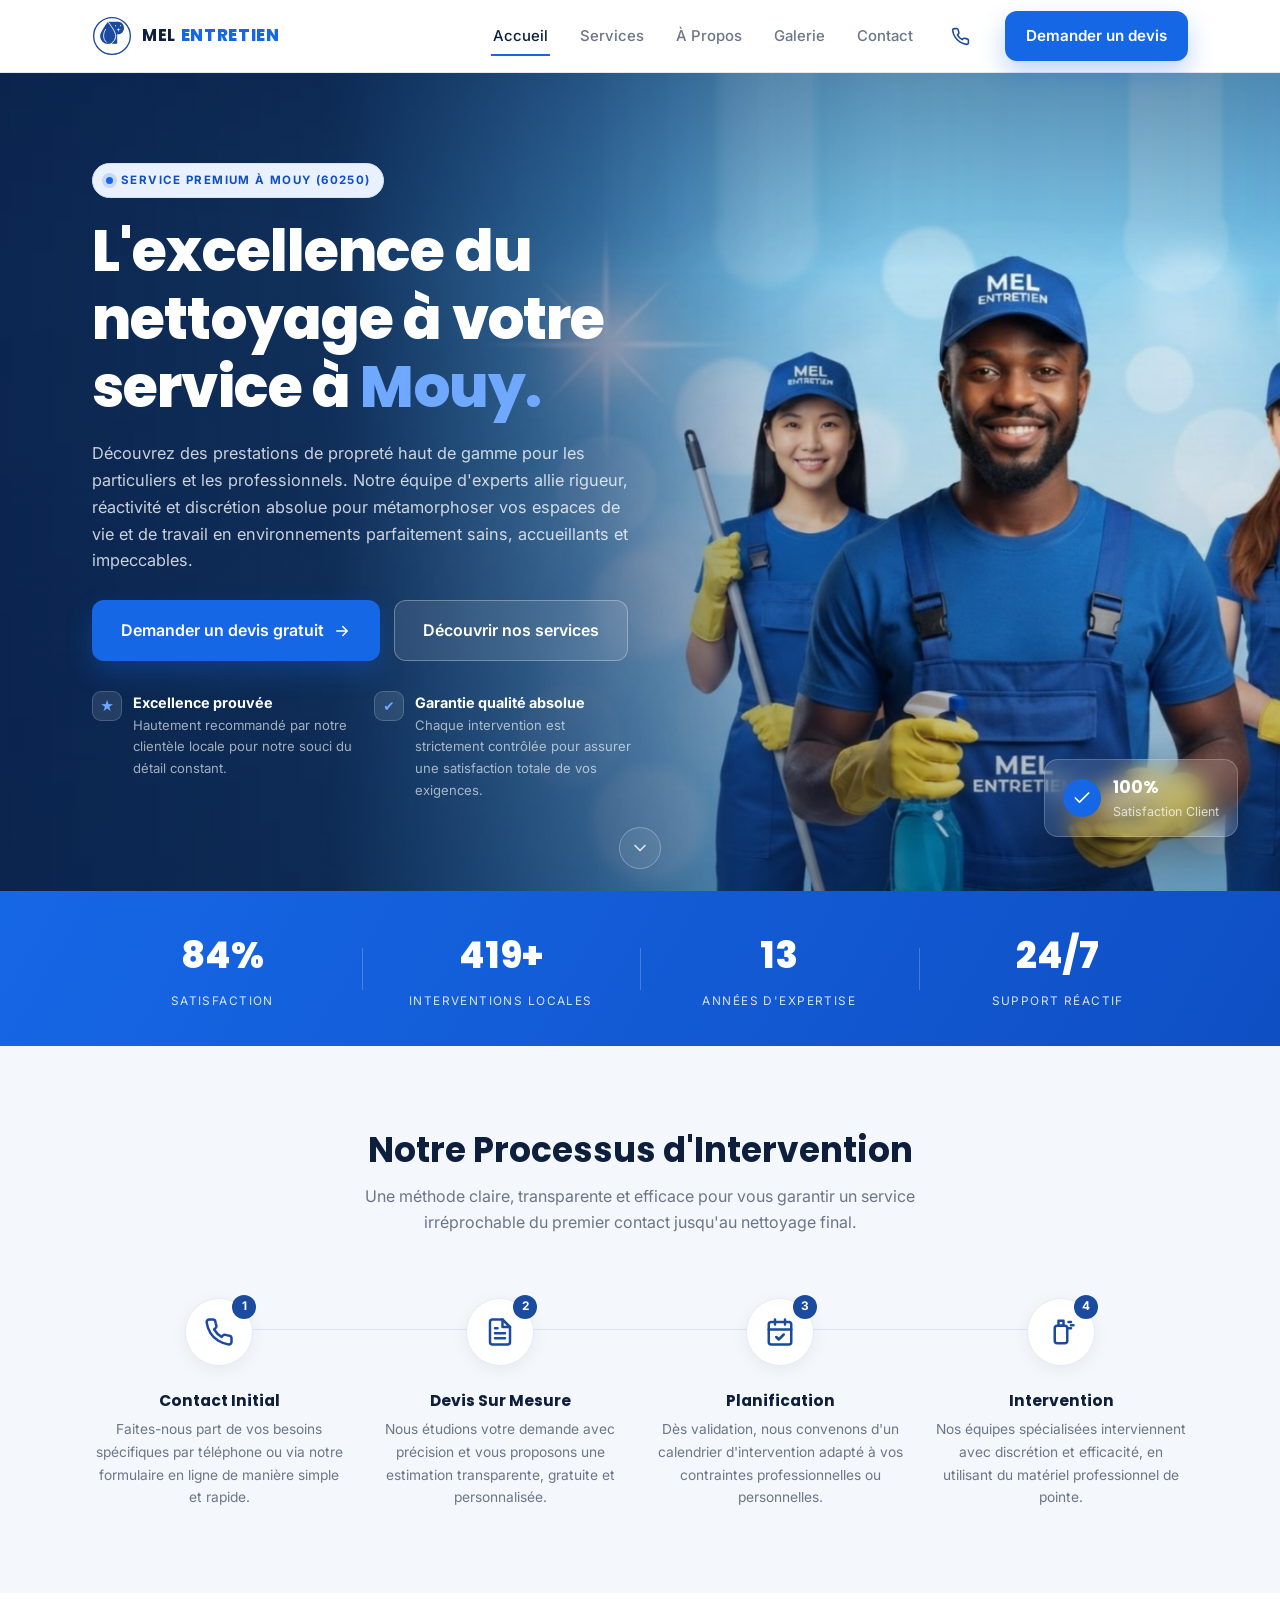
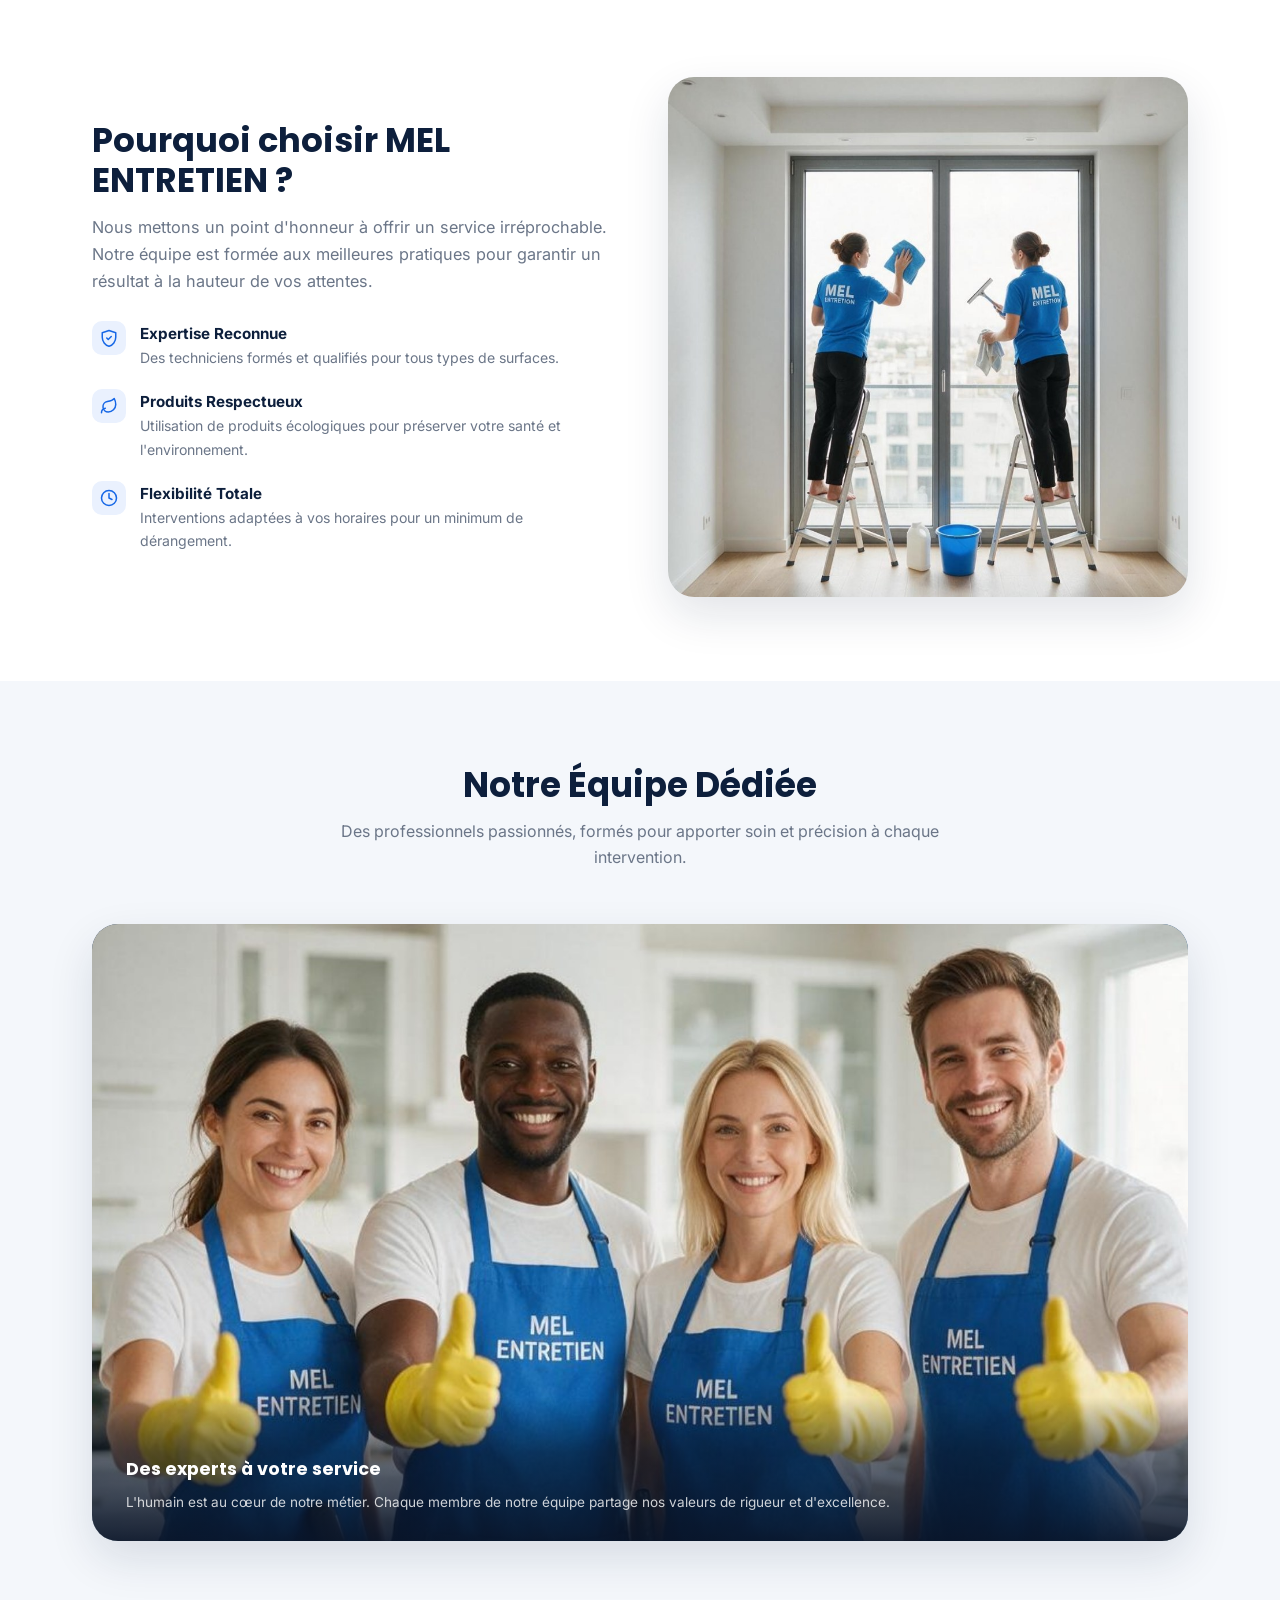
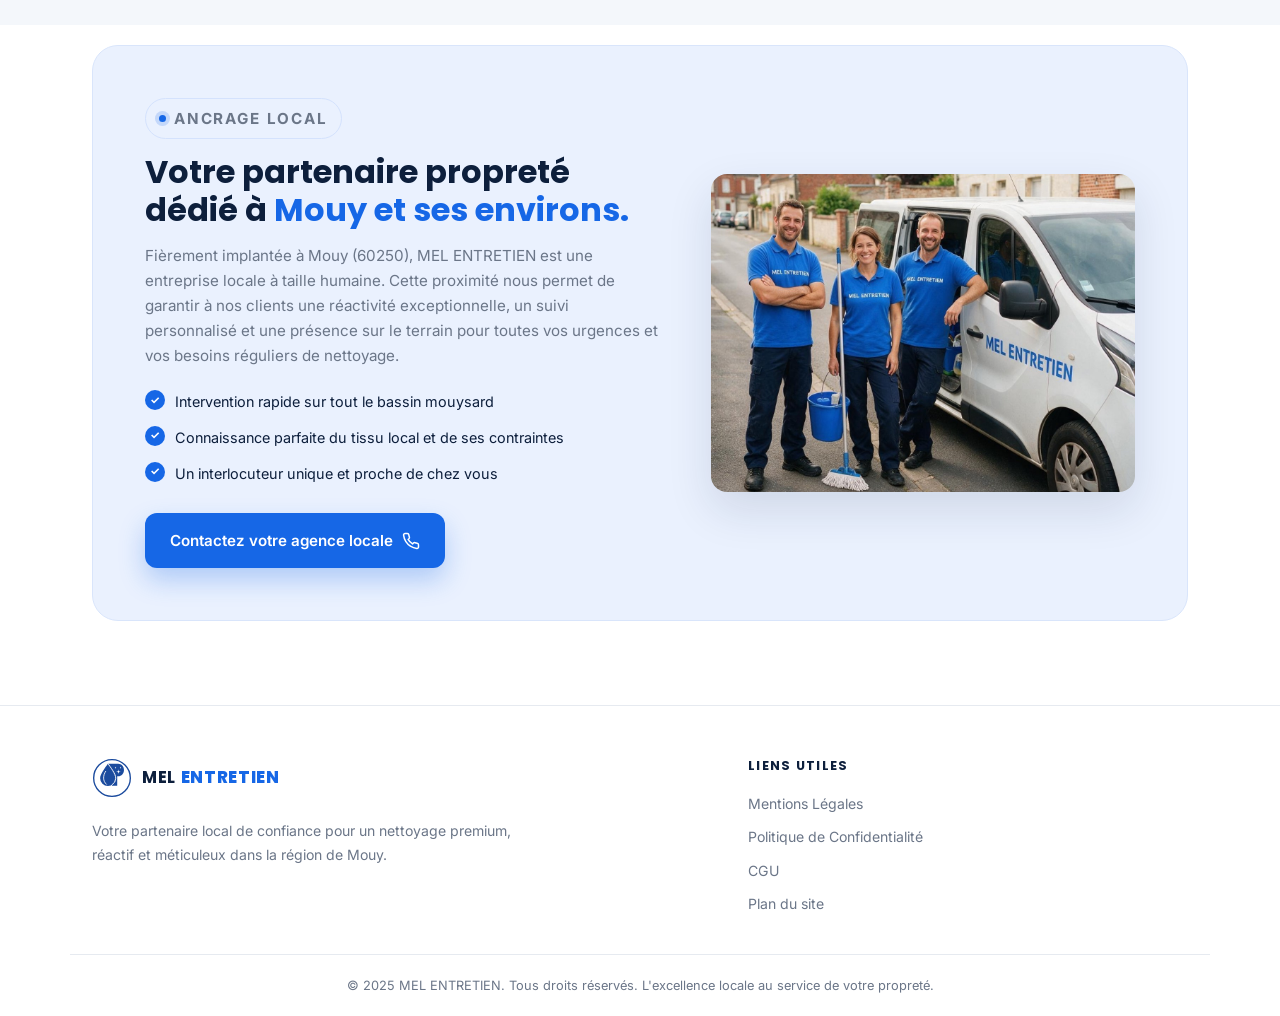
<file: index.html>
<!DOCTYPE html>
<html lang="fr">
<head>
  <meta charset="UTF-8" />
  <meta name="viewport" content="width=device-width, initial-scale=1.0" />
  <meta name="description" content="MEL ENTRETIEN — L'excellence du nettoyage à votre service à Mouy (60250). Prestations de propreté haut de gamme pour particuliers et professionnels." />
  <title>MEL ENTRETIEN — Nettoyage premium à Mouy (60250)</title>
  <link rel="icon" href="logo.svg" type="image/svg+xml" />
  <link rel="apple-touch-icon" href="logo.svg" />
  <link rel="preconnect" href="https://fonts.googleapis.com" />
  <link rel="preconnect" href="https://fonts.gstatic.com" crossorigin />
  <link href="https://fonts.googleapis.com/css2?family=Inter:wght@400;500;600;700&family=Poppins:wght@600;700;800&display=swap" rel="stylesheet" />
  <link rel="stylesheet" href="style.css?v=2" />
  <!-- Les animations d'apparition ne masquent le contenu que si JS tourne :
       sans JS, tout reste visible. -->
  <script>document.documentElement.classList.add("js");</script>
</head>
<body>

  <!-- ============ HEADER ============ -->
  <header class="site-header" id="top">
    <div class="container header-inner">
      <a href="#top" class="brand">
        <img class="brand-mark" src="logo.svg" alt="" width="40" height="40" />
        <span class="brand-name">MEL <strong>ENTRETIEN</strong></span>
      </a>

      <nav class="main-nav" id="main-nav" aria-label="Navigation principale">
        <a href="#accueil" class="active">Accueil</a>
        <a href="services.html">Services</a>
        <a href="apropos.html">À Propos</a>
        <a href="galerie.html">Galerie</a>
        <a href="contact.html">Contact</a>
      </nav>

      <a href="tel:+33758408892" class="header-tel" aria-label="Nous appeler">
        <svg viewBox="0 0 24 24" width="19" height="19" fill="none" stroke="currentColor" stroke-width="2" stroke-linecap="round" stroke-linejoin="round"><path d="M22 16.92v3a2 2 0 0 1-2.18 2 19.79 19.79 0 0 1-8.63-3.07 19.5 19.5 0 0 1-6-6 19.79 19.79 0 0 1-3.07-8.67A2 2 0 0 1 4.11 2h3a2 2 0 0 1 2 1.72c.13 1 .37 1.98.72 2.91a2 2 0 0 1-.45 2.11L8.09 9.91a16 16 0 0 0 6 6l1.17-1.17a2 2 0 0 1 2.11-.45c.93.35 1.91.59 2.91.72A2 2 0 0 1 22 16.92z"/></svg>
      </a>

      <a href="contact.html" class="btn btn-primary header-cta">Demander un devis</a>

      <button class="nav-toggle" id="nav-toggle" aria-label="Ouvrir le menu" aria-expanded="false" aria-controls="main-nav">
        <span></span><span></span><span></span>
      </button>
    </div>
  </header>

  <main>

    <!-- ============ HERO ============ -->
    <section class="hero" id="accueil">
      <div class="hero-bg" data-parallax="40" role="img" aria-label="L'équipe MEL ENTRETIEN en tenue, matériel de nettoyage à la main"></div>
      <div class="hero-overlay" aria-hidden="true"></div>

      <div class="container hero-inner">
        <div class="hero-copy">
          <p class="eyebrow eyebrow--onDark"><span class="dot"></span> SERVICE PREMIUM À MOUY (60250)</p>
          <h1>L'excellence du nettoyage à votre service à <span class="accent">Mouy.</span></h1>
          <p class="lead">
            Découvrez des prestations de propreté haut de gamme pour les particuliers
            et les professionnels. Notre équipe d'experts allie rigueur, réactivité et
            discrétion absolue pour métamorphoser vos espaces de vie et de travail en
            environnements parfaitement sains, accueillants et impeccables.
          </p>

          <div class="hero-actions">
            <a href="contact.html" class="btn btn-primary btn-lg">Demander un devis gratuit
              <svg viewBox="0 0 24 24" width="18" height="18" fill="none" stroke="currentColor" stroke-width="2" stroke-linecap="round" stroke-linejoin="round"><path d="M5 12h14M13 6l6 6-6 6"/></svg>
            </a>
            <a href="services.html" class="btn btn-glass btn-lg">Découvrir nos services</a>
          </div>

          <ul class="hero-badges">
            <li>
              <span class="badge-ico">★</span>
              <span><strong>Excellence prouvée</strong><br />Hautement recommandé par notre clientèle locale pour notre souci du détail constant.</span>
            </li>
            <li>
              <span class="badge-ico">✔</span>
              <span><strong>Garantie qualité absolue</strong><br />Chaque intervention est strictement contrôlée pour assurer une satisfaction totale de vos exigences.</span>
            </li>
          </ul>
        </div>
      </div>

      <div class="hero-card">
        <span class="fc-ico" aria-hidden="true">
          <svg viewBox="0 0 24 24" width="20" height="20" fill="none" stroke="currentColor" stroke-width="2" stroke-linecap="round" stroke-linejoin="round"><path d="M20 6 9 17l-5-5"/></svg>
        </span>
        <span class="fc-text"><strong>100%</strong><br />Satisfaction Client</span>
      </div>

      <a href="#processus" class="hero-scroll" aria-label="Découvrir la suite">
        <svg viewBox="0 0 24 24" width="20" height="20" fill="none" stroke="currentColor" stroke-width="2" stroke-linecap="round" stroke-linejoin="round"><path d="M6 9l6 6 6-6"/></svg>
      </a>
    </section>

    <!-- ============ STATS ============ -->
    <section class="stats">
      <div class="container stats-grid">
        <div class="stat"><span class="stat-num" data-count="100" data-suffix="%">100%</span><span class="stat-label">Satisfaction</span></div>
        <div class="stat"><span class="stat-num" data-count="500" data-suffix="+">500+</span><span class="stat-label">Interventions locales</span></div>
        <div class="stat"><span class="stat-num" data-count="15">15</span><span class="stat-label">Années d'expertise</span></div>
        <div class="stat"><span class="stat-num">24/7</span><span class="stat-label">Support réactif</span></div>
      </div>
    </section>

    <!-- ============ PROCESSUS ============ -->
    <section class="section process" id="processus">
      <div class="container">
        <header class="section-head reveal">
          <h2>Notre Processus d'Intervention</h2>
          <p>Une méthode claire, transparente et efficace pour vous garantir un service
            irréprochable du premier contact jusqu'au nettoyage final.</p>
        </header>

        <div class="steps-wrap">
        <ol class="steps">
          <li class="step reveal">
            <span class="step-icon">
              <svg viewBox="0 0 24 24" width="22" height="22" fill="none" stroke="currentColor" stroke-width="2" stroke-linecap="round" stroke-linejoin="round"><path d="M22 16.92v3a2 2 0 0 1-2.18 2 19.79 19.79 0 0 1-8.63-3.07 19.5 19.5 0 0 1-6-6 19.79 19.79 0 0 1-3.07-8.67A2 2 0 0 1 4.11 2h3a2 2 0 0 1 2 1.72c.13 1 .37 1.98.72 2.91a2 2 0 0 1-.45 2.11L8.09 9.91a16 16 0 0 0 6 6l1.17-1.17a2 2 0 0 1 2.11-.45c.93.35 1.91.59 2.91.72A2 2 0 0 1 22 16.92z"/></svg>
            </span>
            <span class="step-no">1</span>
            <h3>Contact Initial</h3>
            <p>Faites-nous part de vos besoins spécifiques par téléphone ou via notre formulaire en ligne de manière simple et rapide.</p>
          </li>
          <li class="step reveal">
            <span class="step-icon">
              <svg viewBox="0 0 24 24" width="22" height="22" fill="none" stroke="currentColor" stroke-width="2" stroke-linecap="round" stroke-linejoin="round"><path d="M14 2H6a2 2 0 0 0-2 2v16a2 2 0 0 0 2 2h12a2 2 0 0 0 2-2V8z"/><path d="M14 2v6h6M16 13H8M16 17H8M10 9H8"/></svg>
            </span>
            <span class="step-no">2</span>
            <h3>Devis Sur Mesure</h3>
            <p>Nous étudions votre demande avec précision et vous proposons une estimation transparente, gratuite et personnalisée.</p>
          </li>
          <li class="step reveal">
            <span class="step-icon">
              <svg viewBox="0 0 24 24" width="22" height="22" fill="none" stroke="currentColor" stroke-width="2" stroke-linecap="round" stroke-linejoin="round"><rect x="3" y="4" width="18" height="18" rx="2"/><path d="M16 2v4M8 2v4M3 10h18M9 16l2 2 4-4"/></svg>
            </span>
            <span class="step-no">3</span>
            <h3>Planification</h3>
            <p>Dès validation, nous convenons d'un calendrier d'intervention adapté à vos contraintes professionnelles ou personnelles.</p>
          </li>
          <li class="step reveal">
            <span class="step-icon">
              <svg viewBox="0 0 24 24" width="22" height="22" fill="none" stroke="currentColor" stroke-width="2" stroke-linecap="round" stroke-linejoin="round"><path d="M10 3h4v4h-4z"/><path d="M9 7h6a2 2 0 0 1 2 2v10a2 2 0 0 1-2 2H9a2 2 0 0 1-2-2V9a2 2 0 0 1 2-2z"/><path d="M18 4h2M20 6.5h2M18 9h2"/></svg>
            </span>
            <span class="step-no">4</span>
            <h3>Intervention</h3>
            <p>Nos équipes spécialisées interviennent avec discrétion et efficacité, en utilisant du matériel professionnel de pointe.</p>
          </li>
        </ol>
        </div>
      </div>
    </section>

    <!-- ============ POURQUOI NOUS CHOISIR ============ -->
    <section class="section why">
      <div class="container why-grid">
        <div class="why-copy reveal">
          <h2>Pourquoi choisir MEL ENTRETIEN&nbsp;?</h2>
          <p class="lead">
            Nous mettons un point d'honneur à offrir un service irréprochable.
            Notre équipe est formée aux meilleures pratiques pour garantir un
            résultat à la hauteur de vos attentes.
          </p>

          <ul class="feature-list">
            <li>
              <span class="feat-ico">
                <svg viewBox="0 0 24 24" width="18" height="18" fill="none" stroke="currentColor" stroke-width="2" stroke-linecap="round" stroke-linejoin="round"><path d="M12 2 3 5v6c0 5.55 3.84 10.74 9 12 5.16-1.26 9-6.45 9-12V5z"/><path d="m9 12 2 2 4-4"/></svg>
              </span>
              <span><strong>Expertise Reconnue</strong><br />Des techniciens formés et qualifiés pour tous types de surfaces.</span>
            </li>
            <li>
              <span class="feat-ico">
                <svg viewBox="0 0 24 24" width="18" height="18" fill="none" stroke="currentColor" stroke-width="2" stroke-linecap="round" stroke-linejoin="round"><path d="M11 20A7 7 0 0 1 9.8 6.1C15.5 5 17 4.48 19 2c1 2 2 4.18 2 8 0 5.5-4.78 10-10 10z"/><path d="M2 21c0-3 1.85-5.36 5.08-6"/></svg>
              </span>
              <span><strong>Produits Respectueux</strong><br />Utilisation de produits écologiques pour préserver votre santé et l'environnement.</span>
            </li>
            <li>
              <span class="feat-ico">
                <svg viewBox="0 0 24 24" width="18" height="18" fill="none" stroke="currentColor" stroke-width="2" stroke-linecap="round" stroke-linejoin="round"><circle cx="12" cy="12" r="10"/><path d="M12 6v6l4 2"/></svg>
              </span>
              <span><strong>Flexibilité Totale</strong><br />Interventions adaptées à vos horaires pour un minimum de dérangement.</span>
            </li>
          </ul>
        </div>

        <div class="why-media reveal">
          <div class="why-photo" role="img" aria-label="Deux collaboratrices MEL ENTRETIEN nettoyant une baie vitrée" data-tilt></div>
        </div>
      </div>
    </section>

    <!-- ============ EQUIPE ============ -->
    <section class="section team" id="equipe">
      <div class="container">
        <header class="section-head reveal">
          <h2>Notre Équipe Dédiée</h2>
          <p>Des professionnels passionnés, formés pour apporter soin et précision à chaque intervention.</p>
        </header>

        <figure class="team-card reveal" id="galerie">
          <div class="team-photo" role="img" aria-label="L'équipe MEL ENTRETIEN en tenue, pouces levés"></div>
          <figcaption>
            <strong>Des experts à votre service</strong>
            <span>L'humain est au cœur de notre métier. Chaque membre de notre équipe partage nos valeurs de rigueur et d'excellence.</span>
          </figcaption>
        </figure>
      </div>
    </section>

    <!-- ============ ANCRAGE LOCAL ============ -->
    <section class="section local" id="contact">
      <div class="container">
        <div class="local-card reveal">
          <div class="local-copy">
            <p class="eyebrow"><span class="dot"></span> ANCRAGE LOCAL</p>
            <h2>Votre partenaire propreté dédié à <span class="accent">Mouy et ses environs.</span></h2>
            <p>
              Fièrement implantée à Mouy (60250), MEL ENTRETIEN est une entreprise
              locale à taille humaine. Cette proximité nous permet de garantir à nos
              clients une réactivité exceptionnelle, un suivi personnalisé et une
              présence sur le terrain pour toutes vos urgences et vos besoins réguliers
              de nettoyage.
            </p>
            <ul class="check-list">
              <li>Intervention rapide sur tout le bassin mouysard</li>
              <li>Connaissance parfaite du tissu local et de ses contraintes</li>
              <li>Un interlocuteur unique et proche de chez vous</li>
            </ul>
            <a href="tel:+33758408892" class="btn btn-primary">Contactez votre agence locale
              <svg viewBox="0 0 24 24" width="18" height="18" fill="none" stroke="currentColor" stroke-width="2" stroke-linecap="round" stroke-linejoin="round"><path d="M22 16.92v3a2 2 0 0 1-2.18 2 19.79 19.79 0 0 1-8.63-3.07 19.5 19.5 0 0 1-6-6 19.79 19.79 0 0 1-3.07-8.67A2 2 0 0 1 4.11 2h3a2 2 0 0 1 2 1.72c.13 1 .37 1.98.72 2.91a2 2 0 0 1-.45 2.11L8.09 9.91a16 16 0 0 0 6 6l1.17-1.17a2 2 0 0 1 2.11-.45c.93.35 1.91.59 2.91.72A2 2 0 0 1 22 16.92z"/></svg>
            </a>
          </div>
          <div class="local-photo" role="img" aria-label="L'équipe MEL ENTRETIEN et son véhicule dans une rue de Mouy"></div>
        </div>
      </div>
    </section>

  </main>

  <!-- ============ FOOTER ============ -->
  <footer class="site-footer">
    <div class="container footer-grid">
      <div class="footer-brand">
        <span class="brand">
          <img class="brand-mark" src="logo.svg" alt="" width="40" height="40" />
          <span class="brand-name">MEL <strong>ENTRETIEN</strong></span>
        </span>
        <p>Votre partenaire local de confiance pour un nettoyage premium, réactif et méticuleux dans la région de Mouy.</p>
      </div>
      <nav class="footer-links" aria-label="Liens utiles">
        <h3>Liens Utiles</h3>
        <a href="#">Mentions Légales</a>
        <a href="#">Politique de Confidentialité</a>
        <a href="#">CGU</a>
        <a href="#">Plan du site</a>
      </nav>
    </div>
    <div class="container footer-bottom">
      <p>© 2025 MEL ENTRETIEN. Tous droits réservés. L'excellence locale au service de votre propreté.</p>
    </div>
  </footer>

  <button class="to-top" id="to-top" aria-label="Revenir en haut">
    <svg viewBox="0 0 24 24" width="20" height="20" fill="none" stroke="currentColor" stroke-width="2.5" stroke-linecap="round" stroke-linejoin="round"><path d="M18 15l-6-6-6 6"/></svg>
  </button>

  <script src="script.js?v=2"></script>
</body>
</html>
</file>
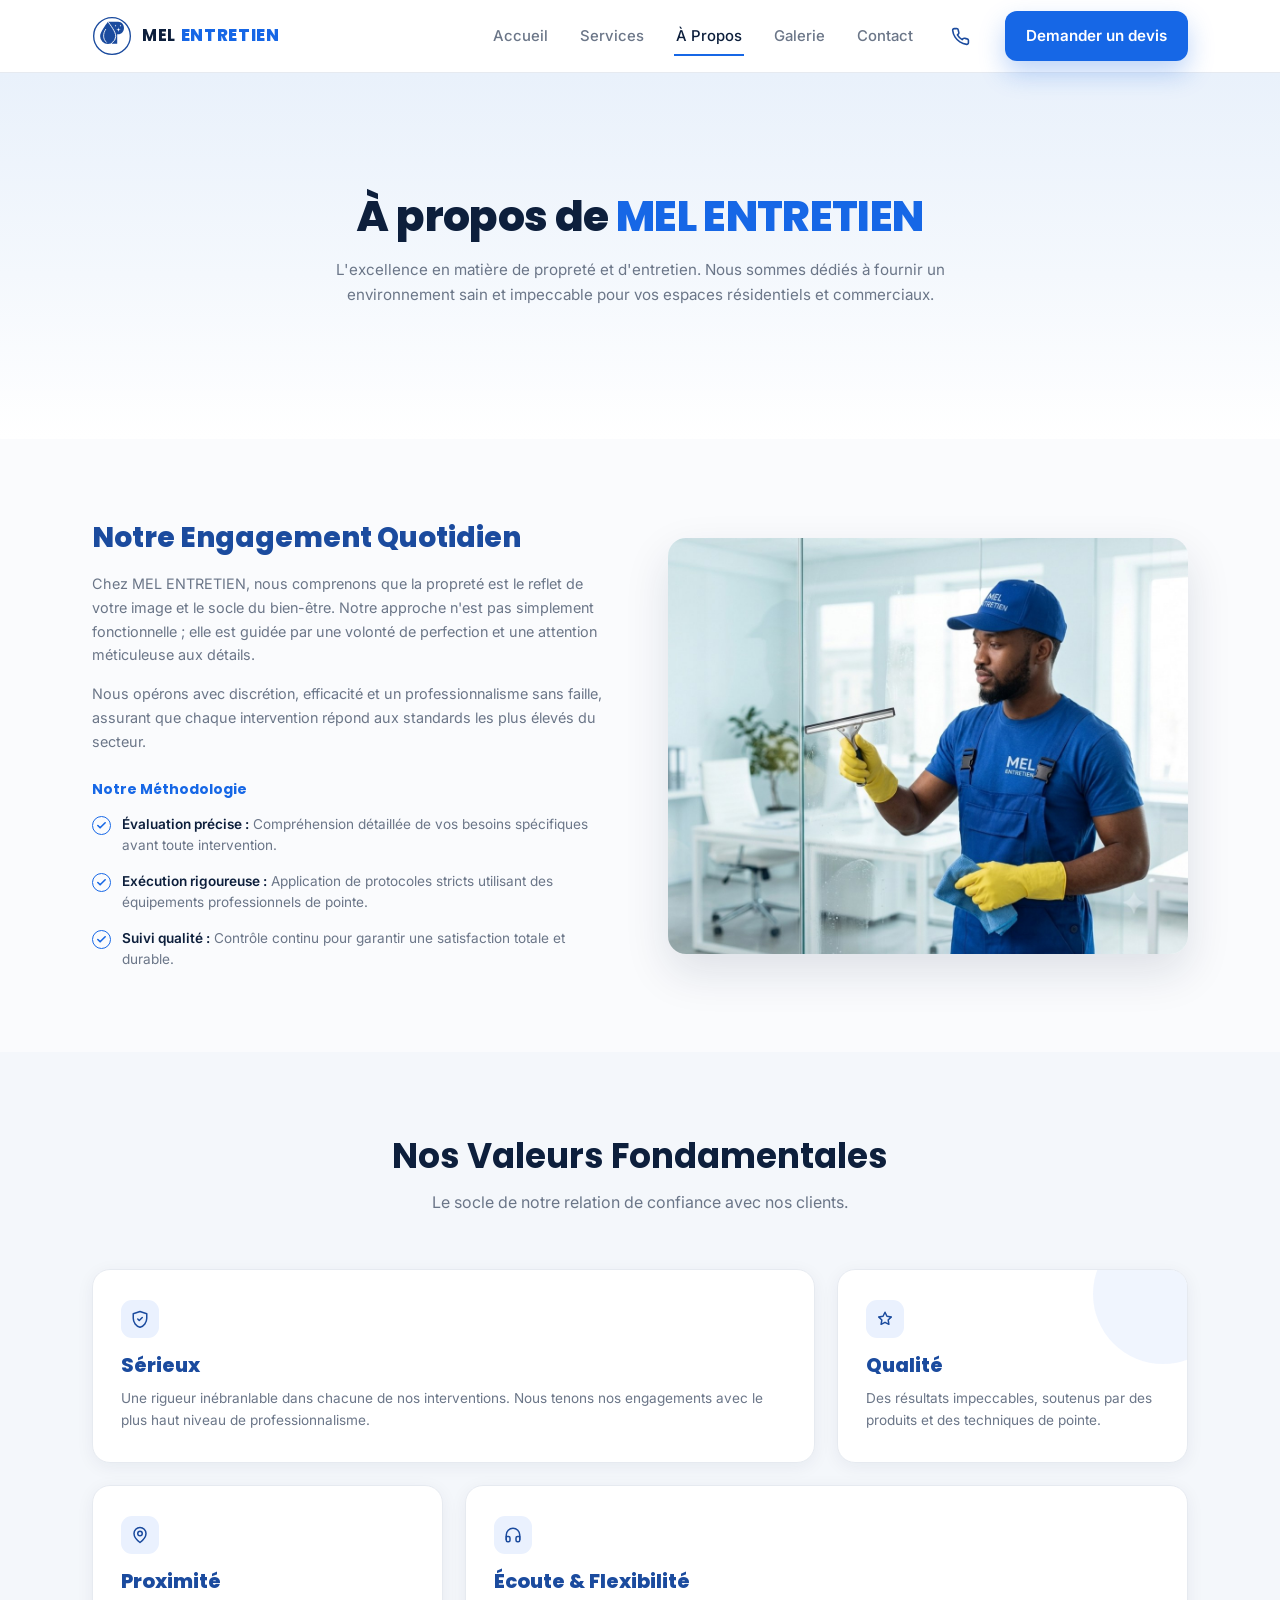
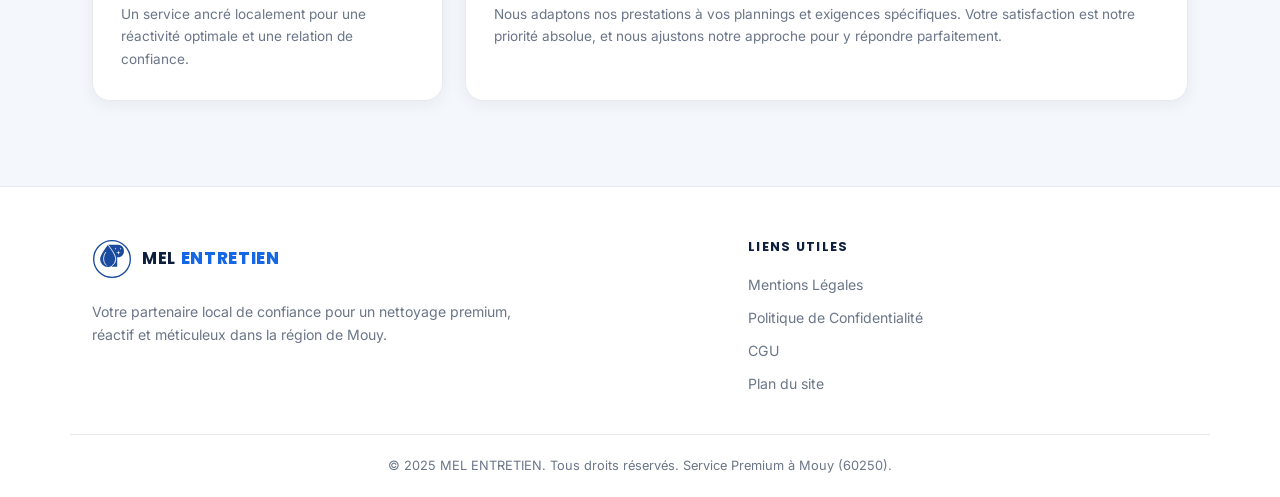
<file: apropos.html>
<!DOCTYPE html>
<html lang="fr">
<head>
  <meta charset="UTF-8" />
  <meta name="viewport" content="width=device-width, initial-scale=1.0" />
  <meta name="description" content="À propos de MEL ENTRETIEN : notre engagement quotidien, notre méthodologie et nos valeurs. Nettoyage premium pour espaces résidentiels et commerciaux à Mouy (60250)." />
  <title>À Propos — MEL ENTRETIEN, nettoyage à Mouy (60250)</title>
  <link rel="icon" href="logo.svg" type="image/svg+xml" />
  <link rel="apple-touch-icon" href="logo.svg" />
  <link rel="preconnect" href="https://fonts.googleapis.com" />
  <link rel="preconnect" href="https://fonts.gstatic.com" crossorigin />
  <link href="https://fonts.googleapis.com/css2?family=Inter:wght@400;500;600;700&family=Poppins:wght@600;700;800&display=swap" rel="stylesheet" />
  <link rel="stylesheet" href="style.css?v=2" />
  <script>document.documentElement.classList.add("js");</script>
</head>
<body>

  <!-- ============ HEADER ============ -->
  <header class="site-header" id="top">
    <div class="container header-inner">
      <a href="index.html" class="brand">
        <img class="brand-mark" src="logo.svg" alt="" width="40" height="40" />
        <span class="brand-name">MEL <strong>ENTRETIEN</strong></span>
      </a>

      <nav class="main-nav" id="main-nav" aria-label="Navigation principale">
        <a href="index.html">Accueil</a>
        <a href="services.html">Services</a>
        <a href="apropos.html" class="active" aria-current="page">À Propos</a>
        <a href="galerie.html">Galerie</a>
        <a href="contact.html">Contact</a>
      </nav>

      <a href="tel:+33758408892" class="header-tel" aria-label="Nous appeler">
        <svg viewBox="0 0 24 24" width="19" height="19" fill="none" stroke="currentColor" stroke-width="2" stroke-linecap="round" stroke-linejoin="round"><path d="M22 16.92v3a2 2 0 0 1-2.18 2 19.79 19.79 0 0 1-8.63-3.07 19.5 19.5 0 0 1-6-6 19.79 19.79 0 0 1-3.07-8.67A2 2 0 0 1 4.11 2h3a2 2 0 0 1 2 1.72c.13 1 .37 1.98.72 2.91a2 2 0 0 1-.45 2.11L8.09 9.91a16 16 0 0 0 6 6l1.17-1.17a2 2 0 0 1 2.11-.45c.93.35 1.91.59 2.91.72A2 2 0 0 1 22 16.92z"/></svg>
      </a>

      <a href="contact.html" class="btn btn-primary header-cta">Demander un devis</a>

      <button class="nav-toggle" id="nav-toggle" aria-label="Ouvrir le menu" aria-expanded="false" aria-controls="main-nav">
        <span></span><span></span><span></span>
      </button>
    </div>
  </header>

  <main>

    <!-- ============ TITRE DE PAGE ============ -->
    <section class="page-head page-head--lg">
      <div class="container">
        <h1>À propos de <span class="accent">MEL ENTRETIEN</span></h1>
        <p>L'excellence en matière de propreté et d'entretien. Nous sommes dédiés à
          fournir un environnement sain et impeccable pour vos espaces résidentiels
          et commerciaux.</p>
      </div>
    </section>

    <!-- ============ ENGAGEMENT ============ -->
    <section class="about">
      <div class="container about-grid">
        <div class="about-body reveal">
          <h2>Notre Engagement Quotidien</h2>
          <p>Chez MEL ENTRETIEN, nous comprenons que la propreté est le reflet de
            votre image et le socle du bien-être. Notre approche n'est pas simplement
            fonctionnelle&nbsp;; elle est guidée par une volonté de perfection et une
            attention méticuleuse aux détails.</p>
          <p>Nous opérons avec discrétion, efficacité et un professionnalisme sans
            faille, assurant que chaque intervention répond aux standards les plus
            élevés du secteur.</p>

          <h3 class="about-sub">Notre Méthodologie</h3>
          <ul class="about-list">
            <li>
              <span class="chk-round" aria-hidden="true"><svg viewBox="0 0 24 24" width="11" height="11" fill="none" stroke="currentColor" stroke-width="3.5" stroke-linecap="round" stroke-linejoin="round"><path d="M20 6 9 17l-5-5"/></svg></span>
              <span><strong>Évaluation précise :</strong> Compréhension détaillée de vos besoins spécifiques avant toute intervention.</span>
            </li>
            <li>
              <span class="chk-round" aria-hidden="true"><svg viewBox="0 0 24 24" width="11" height="11" fill="none" stroke="currentColor" stroke-width="3.5" stroke-linecap="round" stroke-linejoin="round"><path d="M20 6 9 17l-5-5"/></svg></span>
              <span><strong>Exécution rigoureuse :</strong> Application de protocoles stricts utilisant des équipements professionnels de pointe.</span>
            </li>
            <li>
              <span class="chk-round" aria-hidden="true"><svg viewBox="0 0 24 24" width="11" height="11" fill="none" stroke="currentColor" stroke-width="3.5" stroke-linecap="round" stroke-linejoin="round"><path d="M20 6 9 17l-5-5"/></svg></span>
              <span><strong>Suivi qualité :</strong> Contrôle continu pour garantir une satisfaction totale et durable.</span>
            </li>
          </ul>
        </div>

        <div class="about-media reveal">
          <div class="about-photo" role="img" aria-label="Agent MEL ENTRETIEN nettoyant une cloison vitrée à la raclette"></div>
        </div>
      </div>
    </section>

    <!-- ============ VALEURS ============ -->
    <section class="section values">
      <div class="container">
        <header class="section-head reveal">
          <h2>Nos Valeurs Fondamentales</h2>
          <p>Le socle de notre relation de confiance avec nos clients.</p>
        </header>

        <div class="values-grid">
          <article class="value-card value-card--wide reveal">
            <span class="svc-ico svc-ico--sm" aria-hidden="true">
              <svg viewBox="0 0 24 24" width="18" height="18" fill="none" stroke="currentColor" stroke-width="2" stroke-linecap="round" stroke-linejoin="round"><path d="M12 2 3 5v6c0 5.55 3.84 10.74 9 12 5.16-1.26 9-6.45 9-12V5z"/><path d="m9 12 2 2 4-4"/></svg>
            </span>
            <h3>Sérieux</h3>
            <p>Une rigueur inébranlable dans chacune de nos interventions. Nous tenons
              nos engagements avec le plus haut niveau de professionnalisme.</p>
          </article>

          <article class="value-card value-card--deco reveal">
            <span class="svc-ico svc-ico--sm" aria-hidden="true">
              <svg viewBox="0 0 24 24" width="18" height="18" fill="none" stroke="currentColor" stroke-width="2" stroke-linecap="round" stroke-linejoin="round"><path d="m12 3 2.6 5.3 5.9.9-4.3 4.1 1 5.8-5.2-2.7-5.2 2.7 1-5.8-4.3-4.1 5.9-.9z"/></svg>
            </span>
            <h3>Qualité</h3>
            <p>Des résultats impeccables, soutenus par des produits et des techniques
              de pointe.</p>
          </article>

          <article class="value-card reveal">
            <span class="svc-ico svc-ico--sm" aria-hidden="true">
              <svg viewBox="0 0 24 24" width="18" height="18" fill="none" stroke="currentColor" stroke-width="2" stroke-linecap="round" stroke-linejoin="round"><path d="M20 10c0 6-8 12-8 12s-8-6-8-12a8 8 0 0 1 16 0z"/><circle cx="12" cy="10" r="3"/></svg>
            </span>
            <h3>Proximité</h3>
            <p>Un service ancré localement pour une réactivité optimale et une relation
              de confiance.</p>
          </article>

          <article class="value-card value-card--wide reveal">
            <span class="svc-ico svc-ico--sm" aria-hidden="true">
              <svg viewBox="0 0 24 24" width="18" height="18" fill="none" stroke="currentColor" stroke-width="2" stroke-linecap="round" stroke-linejoin="round"><path d="M3 18v-6a9 9 0 0 1 18 0v6"/><path d="M21 19a2 2 0 0 1-2 2h-1a2 2 0 0 1-2-2v-3a2 2 0 0 1 2-2h3zM3 19a2 2 0 0 0 2 2h1a2 2 0 0 0 2-2v-3a2 2 0 0 0-2-2H3z"/></svg>
            </span>
            <h3>Écoute &amp; Flexibilité</h3>
            <p>Nous adaptons nos prestations à vos plannings et exigences spécifiques.
              Votre satisfaction est notre priorité absolue, et nous ajustons notre
              approche pour y répondre parfaitement.</p>
          </article>
        </div>
      </div>
    </section>

  </main>

  <!-- ============ FOOTER ============ -->
  <footer class="site-footer">
    <div class="container footer-grid">
      <div class="footer-brand">
        <span class="brand">
          <img class="brand-mark" src="logo.svg" alt="" width="40" height="40" />
          <span class="brand-name">MEL <strong>ENTRETIEN</strong></span>
        </span>
        <p>Votre partenaire local de confiance pour un nettoyage premium, réactif et méticuleux dans la région de Mouy.</p>
      </div>
      <nav class="footer-links" aria-label="Liens utiles">
        <h3>Liens Utiles</h3>
        <a href="#">Mentions Légales</a>
        <a href="#">Politique de Confidentialité</a>
        <a href="#">CGU</a>
        <a href="#">Plan du site</a>
      </nav>
    </div>
    <div class="container footer-bottom">
      <p>© 2025 MEL ENTRETIEN. Tous droits réservés. Service Premium à Mouy (60250).</p>
    </div>
  </footer>

  <button class="to-top" id="to-top" aria-label="Revenir en haut">
    <svg viewBox="0 0 24 24" width="20" height="20" fill="none" stroke="currentColor" stroke-width="2.5" stroke-linecap="round" stroke-linejoin="round"><path d="M18 15l-6-6-6 6"/></svg>
  </button>

  <script src="script.js?v=2"></script>
</body>
</html>
</file>
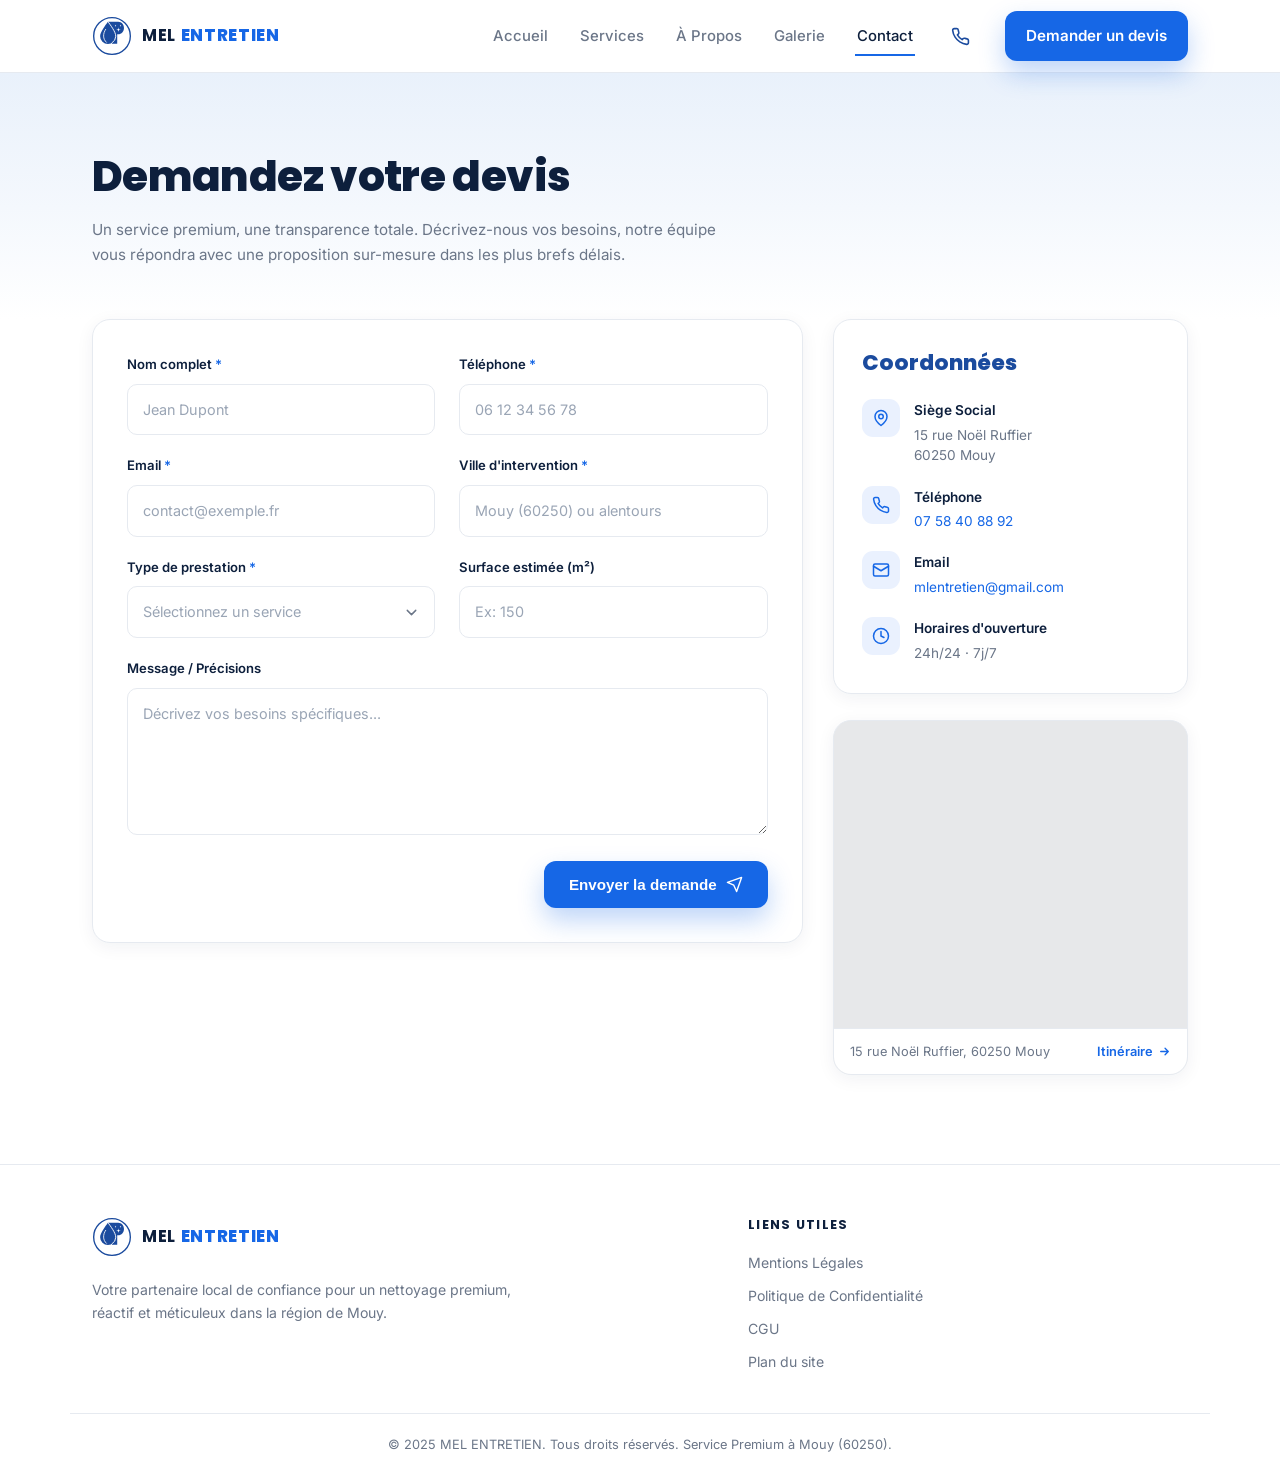
<file: contact.html>
<!DOCTYPE html>
<html lang="fr">
<head>
  <meta charset="UTF-8" />
  <meta name="viewport" content="width=device-width, initial-scale=1.0" />
  <meta name="description" content="Demandez votre devis gratuit à MEL ENTRETIEN — nettoyage premium à Mouy (60250) et alentours. Réponse rapide et proposition sur-mesure." />
  <title>Contact — Demandez votre devis | MEL ENTRETIEN</title>
  <link rel="icon" href="logo.svg" type="image/svg+xml" />
  <link rel="apple-touch-icon" href="logo.svg" />
  <link rel="preconnect" href="https://fonts.googleapis.com" />
  <link rel="preconnect" href="https://fonts.gstatic.com" crossorigin />
  <link href="https://fonts.googleapis.com/css2?family=Inter:wght@400;500;600;700&family=Poppins:wght@600;700;800&display=swap" rel="stylesheet" />
  <link rel="stylesheet" href="style.css?v=2" />
  <script>document.documentElement.classList.add("js");</script>
</head>
<body>

  <!-- ============ HEADER ============ -->
  <header class="site-header" id="top">
    <div class="container header-inner">
      <a href="index.html" class="brand">
        <img class="brand-mark" src="logo.svg" alt="" width="40" height="40" />
        <span class="brand-name">MEL <strong>ENTRETIEN</strong></span>
      </a>

      <nav class="main-nav" id="main-nav" aria-label="Navigation principale">
        <a href="index.html">Accueil</a>
        <a href="services.html">Services</a>
        <a href="apropos.html">À Propos</a>
        <a href="galerie.html">Galerie</a>
        <a href="contact.html" class="active" aria-current="page">Contact</a>
      </nav>

      <a href="tel:+33758408892" class="header-tel" aria-label="Nous appeler">
        <svg viewBox="0 0 24 24" width="19" height="19" fill="none" stroke="currentColor" stroke-width="2" stroke-linecap="round" stroke-linejoin="round"><path d="M22 16.92v3a2 2 0 0 1-2.18 2 19.79 19.79 0 0 1-8.63-3.07 19.5 19.5 0 0 1-6-6 19.79 19.79 0 0 1-3.07-8.67A2 2 0 0 1 4.11 2h3a2 2 0 0 1 2 1.72c.13 1 .37 1.98.72 2.91a2 2 0 0 1-.45 2.11L8.09 9.91a16 16 0 0 0 6 6l1.17-1.17a2 2 0 0 1 2.11-.45c.93.35 1.91.59 2.91.72A2 2 0 0 1 22 16.92z"/></svg>
      </a>

      <a href="contact.html" class="btn btn-primary header-cta">Demander un devis</a>

      <button class="nav-toggle" id="nav-toggle" aria-label="Ouvrir le menu" aria-expanded="false" aria-controls="main-nav">
        <span></span><span></span><span></span>
      </button>
    </div>
  </header>

  <main>

    <!-- ============ TITRE DE PAGE ============ -->
    <section class="page-head page-head--left">
      <div class="container">
        <h1>Demandez votre devis</h1>
        <p>Un service premium, une transparence totale. Décrivez-nous vos besoins,
          notre équipe vous répondra avec une proposition sur-mesure dans les plus
          brefs délais.</p>
      </div>
    </section>

    <!-- ============ FORMULAIRE + COORDONNÉES ============ -->
    <section class="contact">
      <div class="container contact-grid">

        <div class="form-card reveal">
          <!--
            TODO destination du formulaire.
            Tant qu'aucune destination n'est configurée, l'envoi est bloqué et un
            message invite le visiteur à appeler ou écrire. Pour l'activer :
            renseigner `action` (Formspree, Netlify Forms, script PHP…) et
            supprimer l'attribut data-form-inactive ci-dessous.
          -->
          <form id="devis-form" data-form-inactive novalidate>
            <div class="field-grid">

              <div class="field">
                <label for="nom">Nom complet <span aria-hidden="true">*</span></label>
                <input type="text" id="nom" name="nom" placeholder="Jean Dupont"
                       autocomplete="name" required />
              </div>

              <div class="field">
                <label for="tel">Téléphone <span aria-hidden="true">*</span></label>
                <input type="tel" id="tel" name="telephone" placeholder="06 12 34 56 78"
                       autocomplete="tel" required />
              </div>

              <div class="field">
                <label for="email">Email <span aria-hidden="true">*</span></label>
                <input type="email" id="email" name="email" placeholder="contact@exemple.fr"
                       autocomplete="email" required />
              </div>

              <div class="field">
                <label for="ville">Ville d'intervention <span aria-hidden="true">*</span></label>
                <input type="text" id="ville" name="ville" placeholder="Mouy (60250) ou alentours"
                       autocomplete="address-level2" required />
              </div>

              <div class="field">
                <label for="prestation">Type de prestation <span aria-hidden="true">*</span></label>
                <select id="prestation" name="prestation" required>
                  <option value="" selected disabled>Sélectionnez un service</option>
                  <option>Nettoyage pour particuliers</option>
                  <option>Entretien de bureaux</option>
                  <option>Commerces &amp; boutiques</option>
                  <option>Remise en état / fin de chantier</option>
                  <option>Autre demande</option>
                </select>
              </div>

              <div class="field">
                <label for="surface">Surface estimée (m²)</label>
                <input type="number" id="surface" name="surface" placeholder="Ex: 150"
                       min="1" max="100000" inputmode="numeric" />
              </div>

              <div class="field field--full">
                <label for="message">Message / Précisions</label>
                <textarea id="message" name="message" rows="5"
                          placeholder="Décrivez vos besoins spécifiques..."></textarea>
              </div>

            </div>

            <p class="form-status" id="form-status" role="status" aria-live="polite" hidden></p>

            <div class="form-actions">
              <button type="submit" class="btn btn-primary">Envoyer la demande
                <svg viewBox="0 0 24 24" width="17" height="17" fill="none" stroke="currentColor" stroke-width="2" stroke-linecap="round" stroke-linejoin="round"><path d="m22 2-7 20-4-9-9-4z"/></svg>
              </button>
            </div>
          </form>
        </div>

        <aside class="contact-aside">
          <div class="info-card reveal">
            <h2>Coordonnées</h2>
            <ul class="info-list">
              <li>
                <span class="info-ico" aria-hidden="true">
                  <svg viewBox="0 0 24 24" width="18" height="18" fill="none" stroke="currentColor" stroke-width="2" stroke-linecap="round" stroke-linejoin="round"><path d="M20 10c0 6-8 12-8 12s-8-6-8-12a8 8 0 0 1 16 0z"/><circle cx="12" cy="10" r="3"/></svg>
                </span>
                <span>
                  <strong>Siège Social</strong>
                  <span>15 rue Noël Ruffier<br />60250 Mouy</span>
                </span>
              </li>
              <li>
                <span class="info-ico" aria-hidden="true">
                  <svg viewBox="0 0 24 24" width="18" height="18" fill="none" stroke="currentColor" stroke-width="2" stroke-linecap="round" stroke-linejoin="round"><path d="M22 16.92v3a2 2 0 0 1-2.18 2 19.79 19.79 0 0 1-8.63-3.07 19.5 19.5 0 0 1-6-6 19.79 19.79 0 0 1-3.07-8.67A2 2 0 0 1 4.11 2h3a2 2 0 0 1 2 1.72c.13 1 .37 1.98.72 2.91a2 2 0 0 1-.45 2.11L8.09 9.91a16 16 0 0 0 6 6l1.17-1.17a2 2 0 0 1 2.11-.45c.93.35 1.91.59 2.91.72A2 2 0 0 1 22 16.92z"/></svg>
                </span>
                <span>
                  <strong>Téléphone</strong>
                  <a href="tel:+33758408892">07 58 40 88 92</a>
                </span>
              </li>
              <li>
                <span class="info-ico" aria-hidden="true">
                  <svg viewBox="0 0 24 24" width="18" height="18" fill="none" stroke="currentColor" stroke-width="2" stroke-linecap="round" stroke-linejoin="round"><rect x="2" y="4" width="20" height="16" rx="2"/><path d="m2 7 10 6 10-6"/></svg>
                </span>
                <span>
                  <strong>Email</strong>
                  <a href="mailto:mlentretien@gmail.com">mlentretien@gmail.com</a>
                </span>
              </li>
              <li>
                <span class="info-ico" aria-hidden="true">
                  <svg viewBox="0 0 24 24" width="18" height="18" fill="none" stroke="currentColor" stroke-width="2" stroke-linecap="round" stroke-linejoin="round"><circle cx="12" cy="12" r="10"/><path d="M12 6v6l4 2"/></svg>
                </span>
                <span>
                  <strong>Horaires d'ouverture</strong>
                  <span>24h/24 · 7j/7</span>
                </span>
              </li>
            </ul>
          </div>

          <!-- Carte OpenStreetMap : aucune clé d'API, aucun cookie déposé
               (pas de bandeau de consentement nécessaire). -->
          <div class="map-card reveal">
            <iframe
              class="map-frame"
              title="Carte : MEL ENTRETIEN, 15 rue Noël Ruffier, 60250 Mouy"
              src="https://www.openstreetmap.org/export/embed.html?bbox=2.320929%2C49.318053%2C2.328589%2C49.323053&amp;layer=mapnik&amp;marker=49.320553%2C2.324759"
              loading="lazy"
              referrerpolicy="no-referrer-when-downgrade"></iframe>
            <div class="map-foot">
              <span>15 rue Noël Ruffier, 60250 Mouy</span>
              <a href="https://www.openstreetmap.org/directions?to=49.320553%2C2.324759"
                 target="_blank" rel="noopener">Itinéraire
                <svg viewBox="0 0 24 24" width="13" height="13" fill="none" stroke="currentColor" stroke-width="2.4" stroke-linecap="round" stroke-linejoin="round"><path d="M5 12h14M13 6l6 6-6 6"/></svg>
              </a>
            </div>
          </div>
        </aside>

      </div>
    </section>

  </main>

  <!-- ============ FOOTER ============ -->
  <footer class="site-footer">
    <div class="container footer-grid">
      <div class="footer-brand">
        <span class="brand">
          <img class="brand-mark" src="logo.svg" alt="" width="40" height="40" />
          <span class="brand-name">MEL <strong>ENTRETIEN</strong></span>
        </span>
        <p>Votre partenaire local de confiance pour un nettoyage premium, réactif et méticuleux dans la région de Mouy.</p>
      </div>
      <nav class="footer-links" aria-label="Liens utiles">
        <h3>Liens Utiles</h3>
        <a href="#">Mentions Légales</a>
        <a href="#">Politique de Confidentialité</a>
        <a href="#">CGU</a>
        <a href="#">Plan du site</a>
      </nav>
    </div>
    <div class="container footer-bottom">
      <p>© 2025 MEL ENTRETIEN. Tous droits réservés. Service Premium à Mouy (60250).</p>
    </div>
  </footer>

  <button class="to-top" id="to-top" aria-label="Revenir en haut">
    <svg viewBox="0 0 24 24" width="20" height="20" fill="none" stroke="currentColor" stroke-width="2.5" stroke-linecap="round" stroke-linejoin="round"><path d="M18 15l-6-6-6 6"/></svg>
  </button>

  <script src="script.js?v=2"></script>
</body>
</html>
</file>
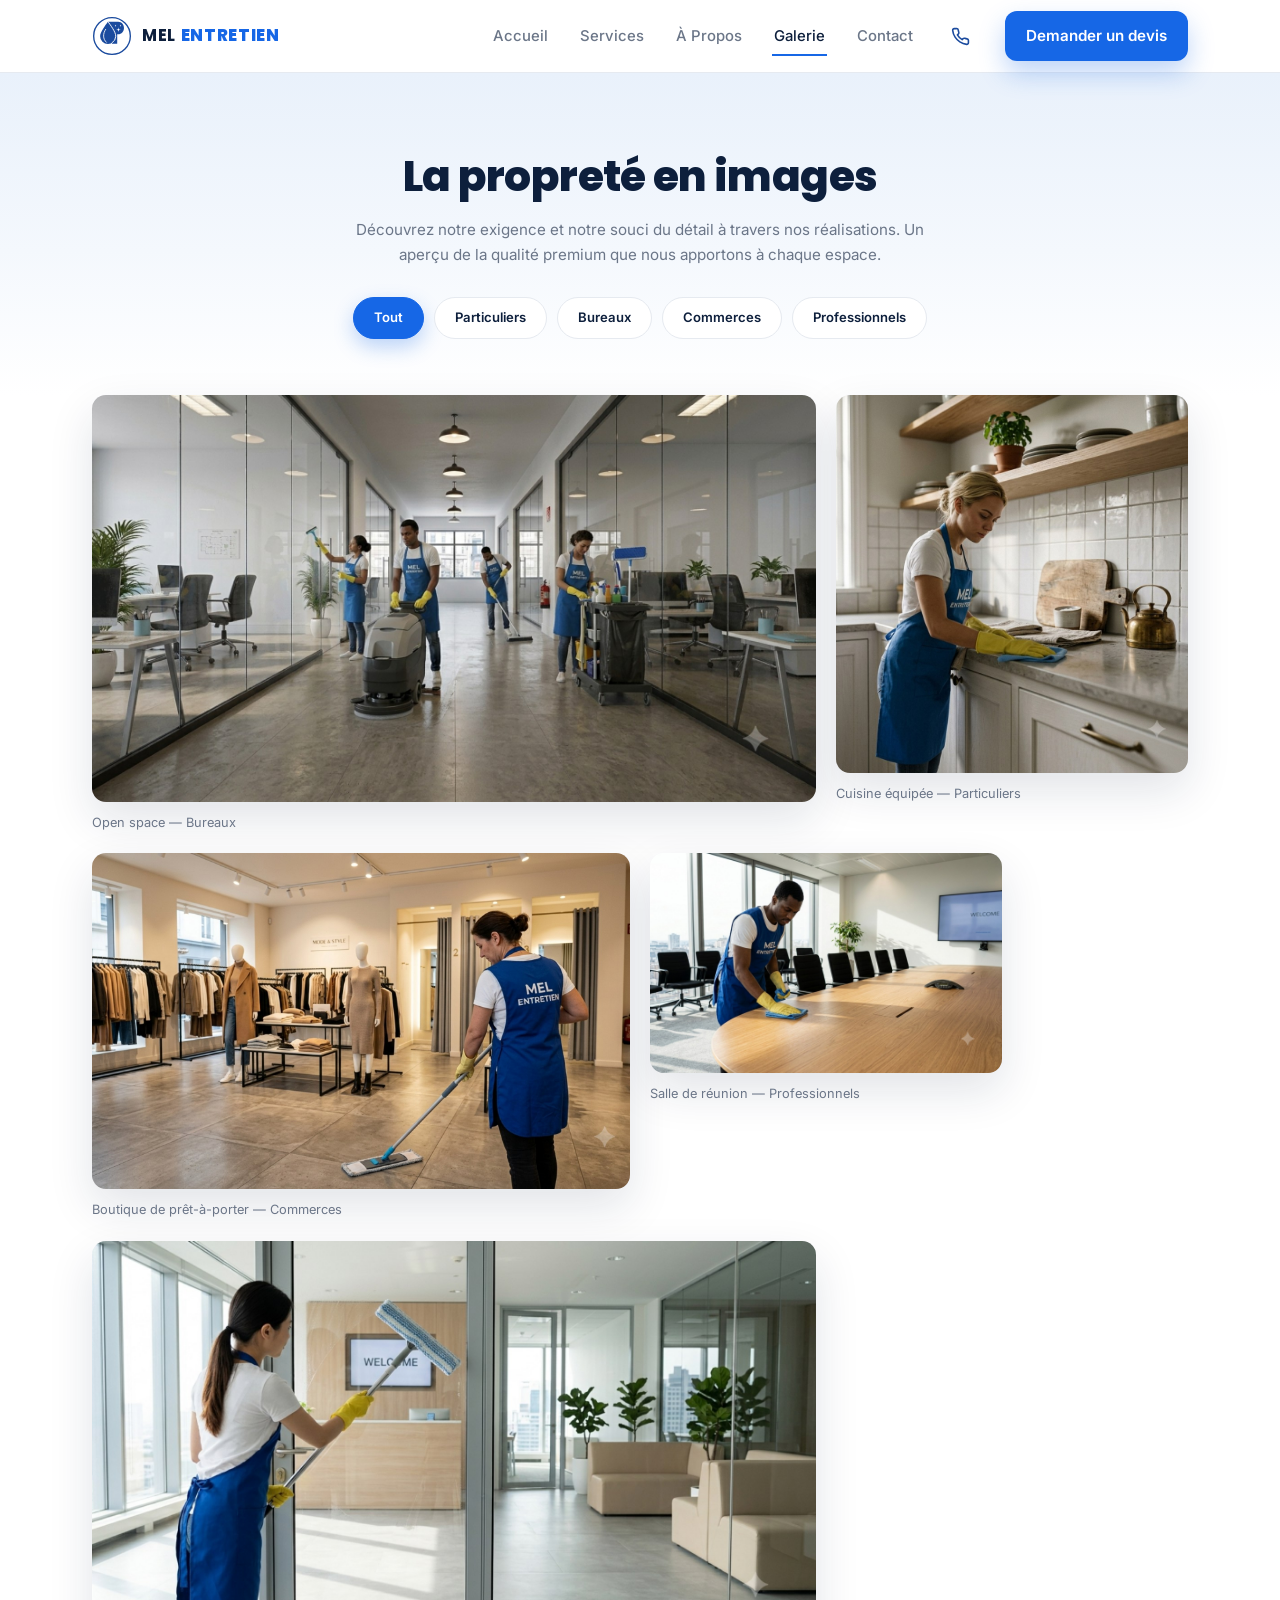
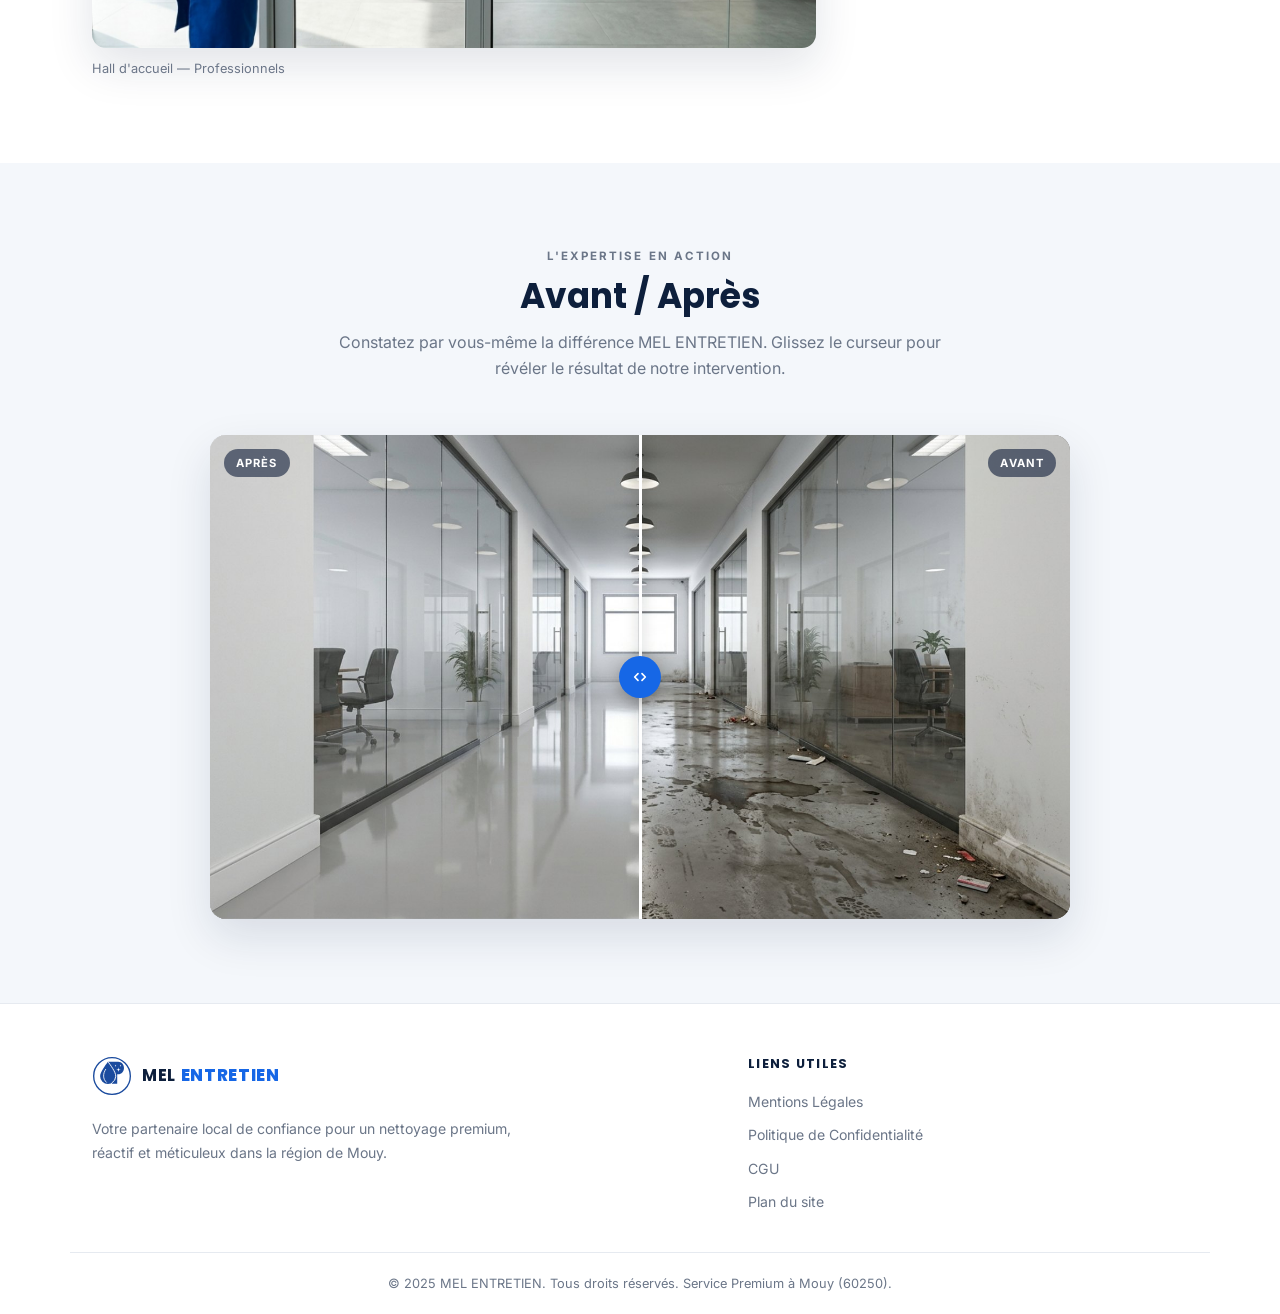
<file: galerie.html>
<!DOCTYPE html>
<html lang="fr">
<head>
  <meta charset="UTF-8" />
  <meta name="viewport" content="width=device-width, initial-scale=1.0" />
  <meta name="description" content="Galerie MEL ENTRETIEN : nos réalisations de nettoyage chez les particuliers, en bureaux, en commerces et en espaces professionnels à Mouy (60250)." />
  <title>Galerie — MEL ENTRETIEN, nettoyage à Mouy (60250)</title>
  <link rel="icon" href="logo.svg" type="image/svg+xml" />
  <link rel="apple-touch-icon" href="logo.svg" />
  <link rel="preconnect" href="https://fonts.googleapis.com" />
  <link rel="preconnect" href="https://fonts.gstatic.com" crossorigin />
  <link href="https://fonts.googleapis.com/css2?family=Inter:wght@400;500;600;700&family=Poppins:wght@600;700;800&display=swap" rel="stylesheet" />
  <link rel="stylesheet" href="style.css?v=2" />
  <script>document.documentElement.classList.add("js");</script>
</head>
<body>

  <!-- ============ HEADER ============ -->
  <header class="site-header" id="top">
    <div class="container header-inner">
      <a href="index.html" class="brand">
        <img class="brand-mark" src="logo.svg" alt="" width="40" height="40" />
        <span class="brand-name">MEL <strong>ENTRETIEN</strong></span>
      </a>

      <nav class="main-nav" id="main-nav" aria-label="Navigation principale">
        <a href="index.html">Accueil</a>
        <a href="services.html">Services</a>
        <a href="apropos.html">À Propos</a>
        <a href="galerie.html" class="active" aria-current="page">Galerie</a>
        <a href="contact.html">Contact</a>
      </nav>

      <a href="tel:+33758408892" class="header-tel" aria-label="Nous appeler">
        <svg viewBox="0 0 24 24" width="19" height="19" fill="none" stroke="currentColor" stroke-width="2" stroke-linecap="round" stroke-linejoin="round"><path d="M22 16.92v3a2 2 0 0 1-2.18 2 19.79 19.79 0 0 1-8.63-3.07 19.5 19.5 0 0 1-6-6 19.79 19.79 0 0 1-3.07-8.67A2 2 0 0 1 4.11 2h3a2 2 0 0 1 2 1.72c.13 1 .37 1.98.72 2.91a2 2 0 0 1-.45 2.11L8.09 9.91a16 16 0 0 0 6 6l1.17-1.17a2 2 0 0 1 2.11-.45c.93.35 1.91.59 2.91.72A2 2 0 0 1 22 16.92z"/></svg>
      </a>

      <a href="contact.html" class="btn btn-primary header-cta">Demander un devis</a>

      <button class="nav-toggle" id="nav-toggle" aria-label="Ouvrir le menu" aria-expanded="false" aria-controls="main-nav">
        <span></span><span></span><span></span>
      </button>
    </div>
  </header>

  <main>

    <!-- ============ TITRE + FILTRES ============ -->
    <section class="page-head page-head--gal">
      <div class="container">
        <h1>La propreté en images</h1>
        <p>Découvrez notre exigence et notre souci du détail à travers nos réalisations.
          Un aperçu de la qualité premium que nous apportons à chaque espace.</p>

        <div class="gal-filters" role="group" aria-label="Filtrer les réalisations">
          <button type="button" class="gal-pill is-active" data-filter="tout">Tout</button>
          <button type="button" class="gal-pill" data-filter="particuliers">Particuliers</button>
          <button type="button" class="gal-pill" data-filter="bureaux">Bureaux</button>
          <button type="button" class="gal-pill" data-filter="commerces">Commerces</button>
          <button type="button" class="gal-pill" data-filter="professionnels">Professionnels</button>
        </div>
      </div>
    </section>

    <!-- ============ GRILLE ============ -->
    <section class="gal">
      <div class="container">
        <div class="gal-grid" id="gal-grid">

          <figure class="gal-item gal-item--wide reveal" data-cat="bureaux">
            <button type="button" class="gal-photo gal-photo--bureaux" data-lightbox
                    aria-label="Agrandir : l'équipe MEL ENTRETIEN en intervention dans un open space"></button>
            <figcaption>Open space — Bureaux</figcaption>
          </figure>

          <figure class="gal-item gal-item--tall reveal" data-cat="particuliers">
            <button type="button" class="gal-photo gal-photo--cuisine" data-lightbox
                    aria-label="Agrandir : collaboratrice MEL ENTRETIEN nettoyant un plan de travail"></button>
            <figcaption>Cuisine équipée — Particuliers</figcaption>
          </figure>

          <figure class="gal-item gal-item--half reveal" data-cat="commerces">
            <button type="button" class="gal-photo gal-photo--boutique" data-lightbox
                    aria-label="Agrandir : collaboratrice MEL ENTRETIEN lavant le sol d'une boutique de prêt-à-porter"></button>
            <figcaption>Boutique de prêt-à-porter — Commerces</figcaption>
          </figure>

          <figure class="gal-item reveal" data-cat="professionnels">
            <button type="button" class="gal-photo gal-photo--table" data-lightbox
                    aria-label="Agrandir : agent MEL ENTRETIEN nettoyant la table d'une salle de réunion"></button>
            <figcaption>Salle de réunion — Professionnels</figcaption>
          </figure>

          <figure class="gal-item gal-item--wide reveal" data-cat="professionnels">
            <button type="button" class="gal-photo gal-photo--hall" data-lightbox
                    aria-label="Agrandir : collaboratrice MEL ENTRETIEN nettoyant la paroi vitrée d'un hall d'accueil"></button>
            <figcaption>Hall d'accueil — Professionnels</figcaption>
          </figure>

        </div>

        <p class="gal-empty" id="gal-empty" hidden>Aucune réalisation dans cette catégorie pour le moment.</p>
      </div>
    </section>

    <!-- ============ AVANT / APRÈS ============ -->
    <section class="section ba-section">
      <div class="container">
        <header class="section-head reveal">
          <p class="ba-eyebrow">L'expertise en action</p>
          <h2>Avant / Après</h2>
          <p>Constatez par vous-même la différence MEL ENTRETIEN. Glissez le curseur
            pour révéler le résultat de notre intervention.</p>
        </header>

        <div class="ba reveal" data-ba>
          <div class="ba-img ba-img--avant" role="img" aria-label="Couloir de bureaux avant intervention : sol souillé et traces de pas"></div>
          <div class="ba-img ba-img--apres" role="img" aria-label="Le même couloir après intervention : sol lustré et murs propres"></div>

          <span class="ba-tag ba-tag--apres">Après</span>
          <span class="ba-tag ba-tag--avant">Avant</span>

          <span class="ba-line" aria-hidden="true">
            <span class="ba-handle">
              <svg viewBox="0 0 24 24" width="16" height="16" fill="none" stroke="currentColor" stroke-width="2.5" stroke-linecap="round" stroke-linejoin="round"><path d="m9 7-5 5 5 5M15 7l5 5-5 5"/></svg>
            </span>
          </span>

          <input type="range" class="ba-range" data-ba-range min="0" max="100" value="50"
                 aria-label="Curseur de comparaison avant / après" />
        </div>
      </div>
    </section>

  </main>

  <!-- ============ FOOTER ============ -->
  <footer class="site-footer">
    <div class="container footer-grid">
      <div class="footer-brand">
        <span class="brand">
          <img class="brand-mark" src="logo.svg" alt="" width="40" height="40" />
          <span class="brand-name">MEL <strong>ENTRETIEN</strong></span>
        </span>
        <p>Votre partenaire local de confiance pour un nettoyage premium, réactif et méticuleux dans la région de Mouy.</p>
      </div>
      <nav class="footer-links" aria-label="Liens utiles">
        <h3>Liens Utiles</h3>
        <a href="#">Mentions Légales</a>
        <a href="#">Politique de Confidentialité</a>
        <a href="#">CGU</a>
        <a href="#">Plan du site</a>
      </nav>
    </div>
    <div class="container footer-bottom">
      <p>© 2025 MEL ENTRETIEN. Tous droits réservés. Service Premium à Mouy (60250).</p>
    </div>
  </footer>

  <!-- ============ VISIONNEUSE ============ -->
  <div class="lightbox" id="lightbox" hidden>
    <button type="button" class="lightbox-close" id="lightbox-close" aria-label="Fermer">
      <svg viewBox="0 0 24 24" width="22" height="22" fill="none" stroke="currentColor" stroke-width="2.5" stroke-linecap="round" stroke-linejoin="round"><path d="M18 6 6 18M6 6l12 12"/></svg>
    </button>
    <figure class="lightbox-figure">
      <div class="lightbox-photo" id="lightbox-photo"></div>
      <figcaption id="lightbox-caption"></figcaption>
    </figure>
  </div>

  <button class="to-top" id="to-top" aria-label="Revenir en haut">
    <svg viewBox="0 0 24 24" width="20" height="20" fill="none" stroke="currentColor" stroke-width="2.5" stroke-linecap="round" stroke-linejoin="round"><path d="M18 15l-6-6-6 6"/></svg>
  </button>

  <script src="script.js?v=2"></script>
</body>
</html>
</file>
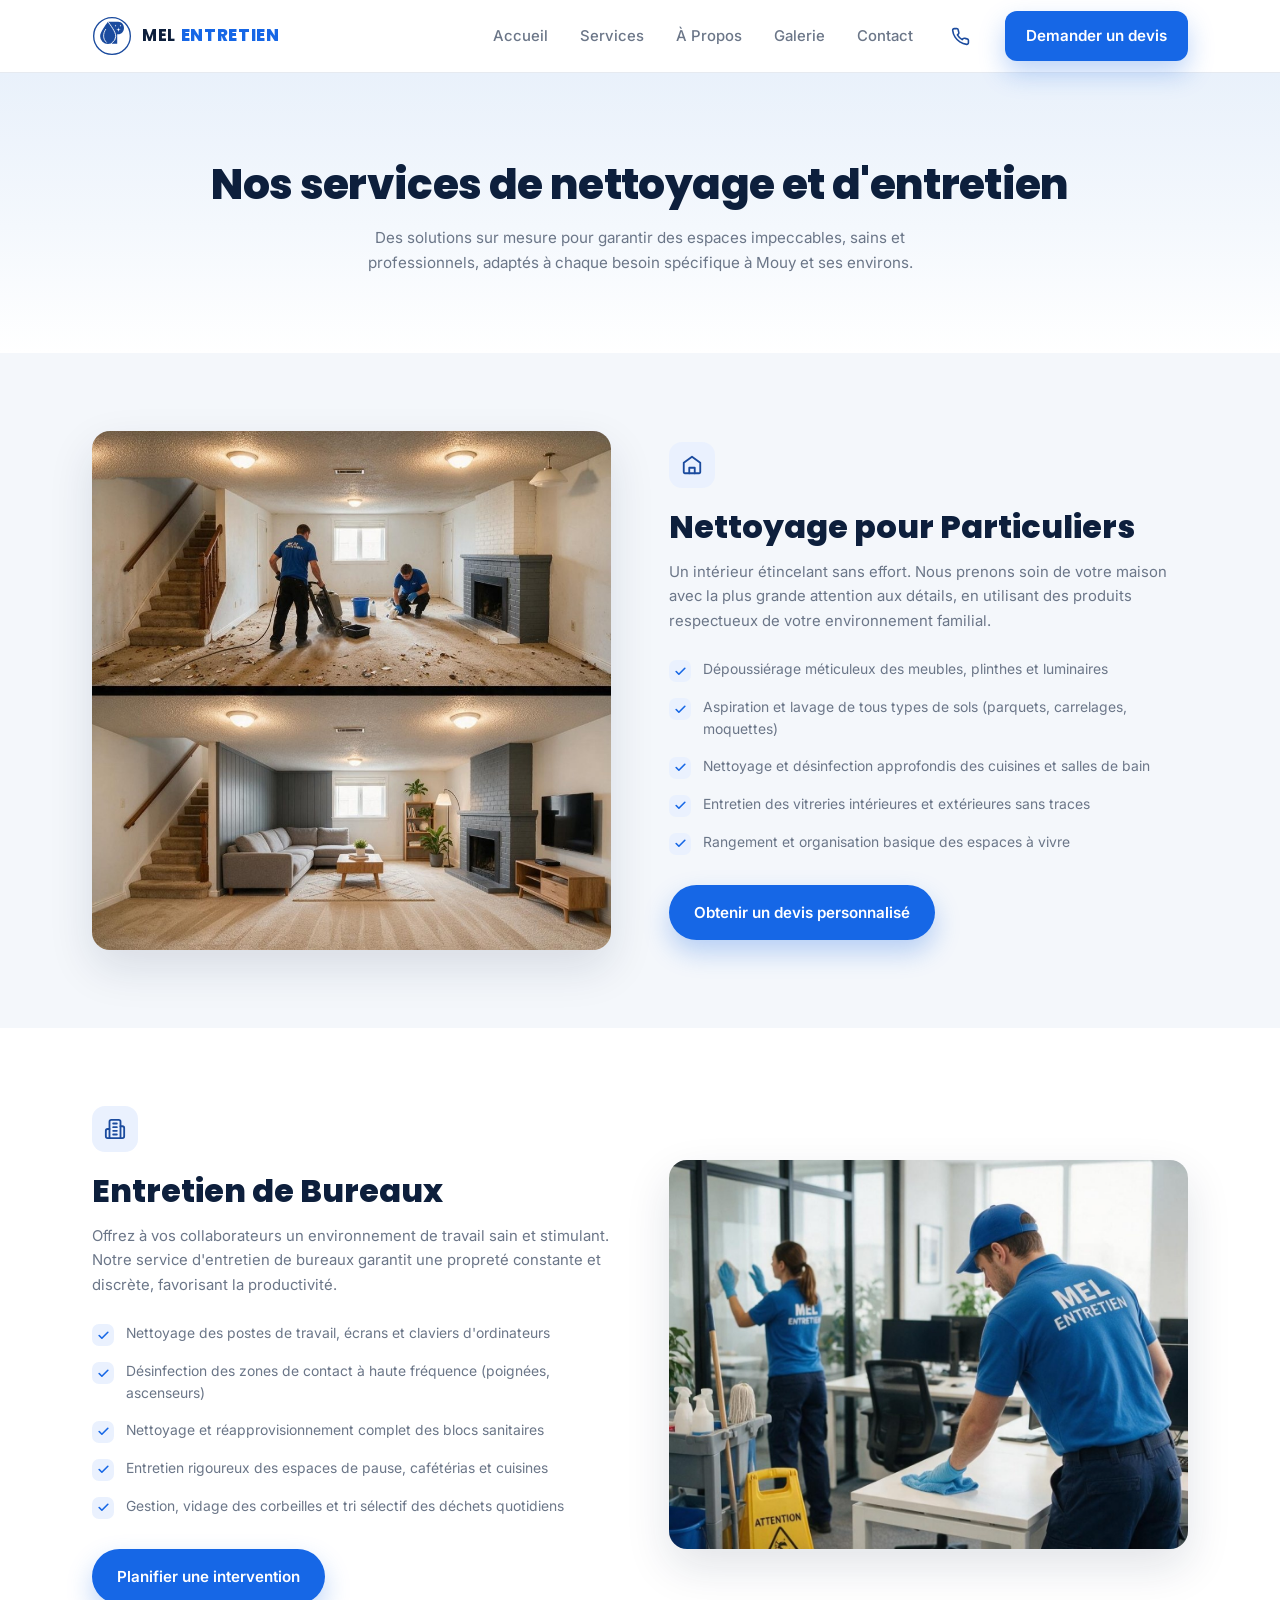
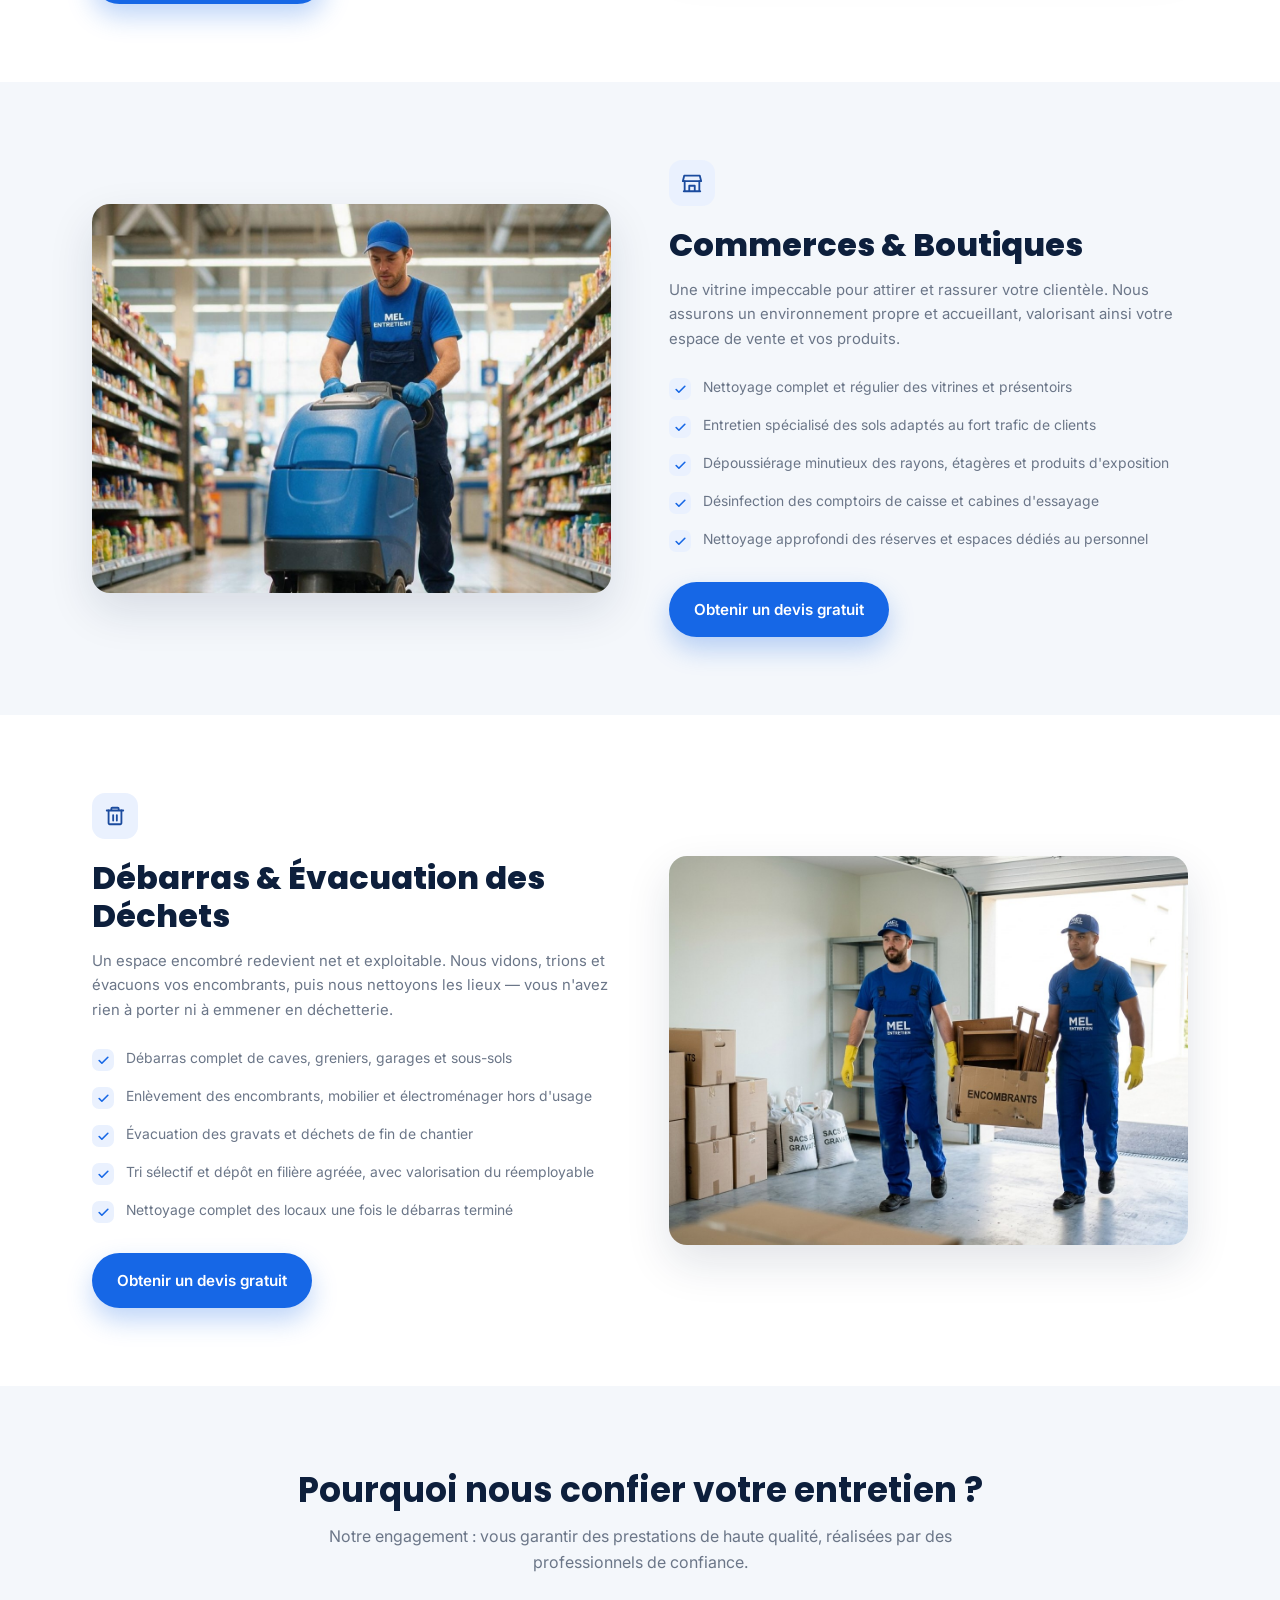
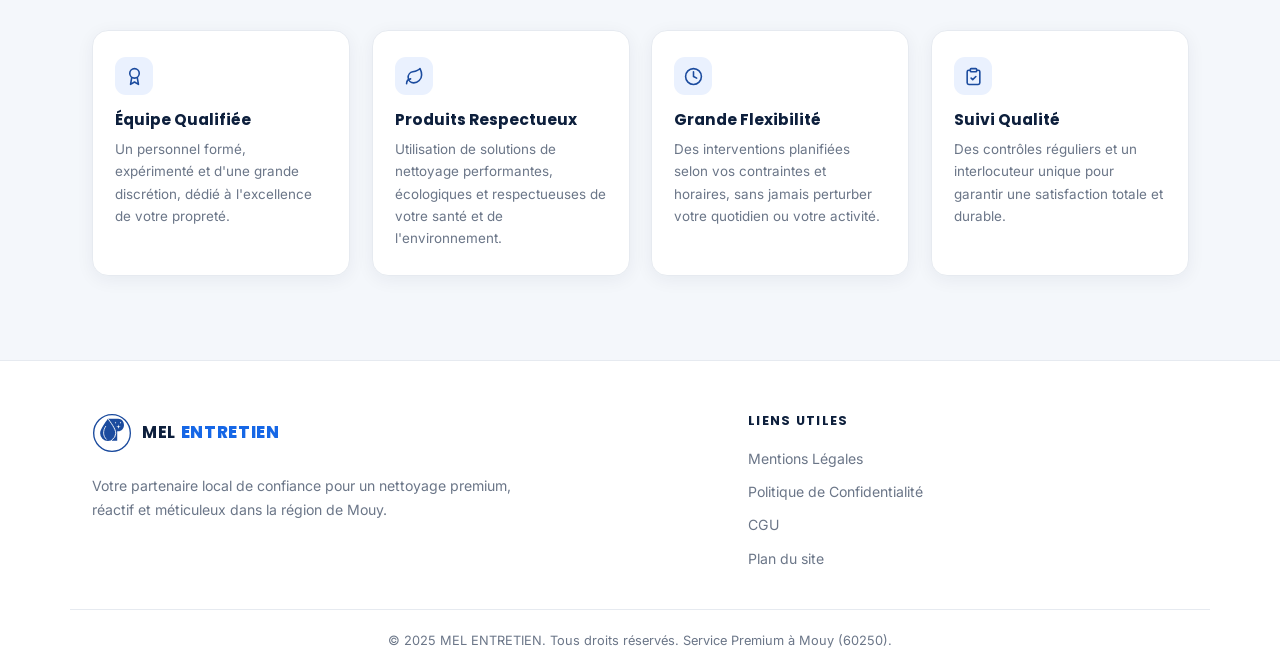
<file: services.html>
<!DOCTYPE html>
<html lang="fr">
<head>
  <meta charset="UTF-8" />
  <meta name="viewport" content="width=device-width, initial-scale=1.0" />
  <meta name="description" content="Nettoyage pour particuliers, entretien de bureaux et de commerces à Mouy (60250). Des solutions sur mesure pour des espaces impeccables, sains et professionnels." />
  <title>Services — MEL ENTRETIEN, nettoyage à Mouy (60250)</title>
  <link rel="icon" href="logo.svg" type="image/svg+xml" />
  <link rel="apple-touch-icon" href="logo.svg" />
  <link rel="preconnect" href="https://fonts.googleapis.com" />
  <link rel="preconnect" href="https://fonts.gstatic.com" crossorigin />
  <link href="https://fonts.googleapis.com/css2?family=Inter:wght@400;500;600;700&family=Poppins:wght@600;700;800&display=swap" rel="stylesheet" />
  <link rel="stylesheet" href="style.css?v=2" />
  <script>document.documentElement.classList.add("js");</script>
</head>
<body>

  <!-- ============ HEADER ============ -->
  <header class="site-header" id="top">
    <div class="container header-inner">
      <a href="index.html" class="brand">
        <img class="brand-mark" src="logo.svg" alt="" width="40" height="40" />
        <span class="brand-name">MEL <strong>ENTRETIEN</strong></span>
      </a>

      <nav class="main-nav" id="main-nav" aria-label="Navigation principale">
        <a href="index.html">Accueil</a>
        <a href="services.html" class="active" aria-current="page">Services</a>
        <a href="apropos.html">À Propos</a>
        <a href="galerie.html">Galerie</a>
        <a href="contact.html">Contact</a>
      </nav>

      <a href="tel:+33758408892" class="header-tel" aria-label="Nous appeler">
        <svg viewBox="0 0 24 24" width="19" height="19" fill="none" stroke="currentColor" stroke-width="2" stroke-linecap="round" stroke-linejoin="round"><path d="M22 16.92v3a2 2 0 0 1-2.18 2 19.79 19.79 0 0 1-8.63-3.07 19.5 19.5 0 0 1-6-6 19.79 19.79 0 0 1-3.07-8.67A2 2 0 0 1 4.11 2h3a2 2 0 0 1 2 1.72c.13 1 .37 1.98.72 2.91a2 2 0 0 1-.45 2.11L8.09 9.91a16 16 0 0 0 6 6l1.17-1.17a2 2 0 0 1 2.11-.45c.93.35 1.91.59 2.91.72A2 2 0 0 1 22 16.92z"/></svg>
      </a>

      <a href="contact.html" class="btn btn-primary header-cta">Demander un devis</a>

      <button class="nav-toggle" id="nav-toggle" aria-label="Ouvrir le menu" aria-expanded="false" aria-controls="main-nav">
        <span></span><span></span><span></span>
      </button>
    </div>
  </header>

  <main>

    <!-- ============ TITRE DE PAGE ============ -->
    <section class="page-head">
      <div class="container">
        <h1>Nos services de nettoyage et d'entretien</h1>
        <p>Des solutions sur mesure pour garantir des espaces impeccables, sains et
          professionnels, adaptés à chaque besoin spécifique à Mouy et ses environs.</p>
      </div>
    </section>

    <!-- ============ PARTICULIERS ============ -->
    <section class="svc svc--alt" id="particuliers">
      <div class="container svc-grid">
        <div class="svc-media reveal">
          <div class="svc-photo svc-photo--maison" role="img" aria-label="Avant / après : sous-sol nettoyé puis aménagé par MEL ENTRETIEN"></div>
        </div>

        <div class="svc-body reveal">
          <span class="svc-ico" aria-hidden="true">
            <svg viewBox="0 0 24 24" width="22" height="22" fill="none" stroke="currentColor" stroke-width="2" stroke-linecap="round" stroke-linejoin="round"><path d="M3 9.5 12 3l9 6.5V20a1 1 0 0 1-1 1H4a1 1 0 0 1-1-1z"/><path d="M9 21v-6h6v6"/></svg>
          </span>
          <h2>Nettoyage pour Particuliers</h2>
          <p>Un intérieur étincelant sans effort. Nous prenons soin de votre maison
            avec la plus grande attention aux détails, en utilisant des produits
            respectueux de votre environnement familial.</p>

          <ul class="svc-list">
            <li><span class="chk" aria-hidden="true"><svg viewBox="0 0 24 24" width="13" height="13" fill="none" stroke="currentColor" stroke-width="3" stroke-linecap="round" stroke-linejoin="round"><path d="M20 6 9 17l-5-5"/></svg></span>Dépoussiérage méticuleux des meubles, plinthes et luminaires</li>
            <li><span class="chk" aria-hidden="true"><svg viewBox="0 0 24 24" width="13" height="13" fill="none" stroke="currentColor" stroke-width="3" stroke-linecap="round" stroke-linejoin="round"><path d="M20 6 9 17l-5-5"/></svg></span>Aspiration et lavage de tous types de sols (parquets, carrelages, moquettes)</li>
            <li><span class="chk" aria-hidden="true"><svg viewBox="0 0 24 24" width="13" height="13" fill="none" stroke="currentColor" stroke-width="3" stroke-linecap="round" stroke-linejoin="round"><path d="M20 6 9 17l-5-5"/></svg></span>Nettoyage et désinfection approfondis des cuisines et salles de bain</li>
            <li><span class="chk" aria-hidden="true"><svg viewBox="0 0 24 24" width="13" height="13" fill="none" stroke="currentColor" stroke-width="3" stroke-linecap="round" stroke-linejoin="round"><path d="M20 6 9 17l-5-5"/></svg></span>Entretien des vitreries intérieures et extérieures sans traces</li>
            <li><span class="chk" aria-hidden="true"><svg viewBox="0 0 24 24" width="13" height="13" fill="none" stroke="currentColor" stroke-width="3" stroke-linecap="round" stroke-linejoin="round"><path d="M20 6 9 17l-5-5"/></svg></span>Rangement et organisation basique des espaces à vivre</li>
          </ul>

          <a href="contact.html" class="btn btn-primary btn-pill">Obtenir un devis personnalisé</a>
        </div>
      </div>
    </section>

    <!-- ============ BUREAUX ============ -->
    <section class="svc" id="bureaux">
      <div class="container svc-grid svc-grid--reverse">
        <div class="svc-media reveal">
          <div class="svc-photo svc-photo--bureau" role="img" aria-label="Deux agents MEL ENTRETIEN nettoyant un open space"></div>
        </div>

        <div class="svc-body reveal">
          <span class="svc-ico" aria-hidden="true">
            <svg viewBox="0 0 24 24" width="22" height="22" fill="none" stroke="currentColor" stroke-width="2" stroke-linecap="round" stroke-linejoin="round"><path d="M6 22V4a2 2 0 0 1 2-2h8a2 2 0 0 1 2 2v18Z"/><path d="M6 12H4a2 2 0 0 0-2 2v6a2 2 0 0 0 2 2h2M18 9h2a2 2 0 0 1 2 2v9a2 2 0 0 1-2 2h-2M10 6h4M10 10h4M10 14h4M10 18h4"/></svg>
          </span>
          <h2>Entretien de Bureaux</h2>
          <p>Offrez à vos collaborateurs un environnement de travail sain et stimulant.
            Notre service d'entretien de bureaux garantit une propreté constante et
            discrète, favorisant la productivité.</p>

          <ul class="svc-list">
            <li><span class="chk" aria-hidden="true"><svg viewBox="0 0 24 24" width="13" height="13" fill="none" stroke="currentColor" stroke-width="3" stroke-linecap="round" stroke-linejoin="round"><path d="M20 6 9 17l-5-5"/></svg></span>Nettoyage des postes de travail, écrans et claviers d'ordinateurs</li>
            <li><span class="chk" aria-hidden="true"><svg viewBox="0 0 24 24" width="13" height="13" fill="none" stroke="currentColor" stroke-width="3" stroke-linecap="round" stroke-linejoin="round"><path d="M20 6 9 17l-5-5"/></svg></span>Désinfection des zones de contact à haute fréquence (poignées, ascenseurs)</li>
            <li><span class="chk" aria-hidden="true"><svg viewBox="0 0 24 24" width="13" height="13" fill="none" stroke="currentColor" stroke-width="3" stroke-linecap="round" stroke-linejoin="round"><path d="M20 6 9 17l-5-5"/></svg></span>Nettoyage et réapprovisionnement complet des blocs sanitaires</li>
            <li><span class="chk" aria-hidden="true"><svg viewBox="0 0 24 24" width="13" height="13" fill="none" stroke="currentColor" stroke-width="3" stroke-linecap="round" stroke-linejoin="round"><path d="M20 6 9 17l-5-5"/></svg></span>Entretien rigoureux des espaces de pause, cafétérias et cuisines</li>
            <li><span class="chk" aria-hidden="true"><svg viewBox="0 0 24 24" width="13" height="13" fill="none" stroke="currentColor" stroke-width="3" stroke-linecap="round" stroke-linejoin="round"><path d="M20 6 9 17l-5-5"/></svg></span>Gestion, vidage des corbeilles et tri sélectif des déchets quotidiens</li>
          </ul>

          <a href="contact.html" class="btn btn-primary btn-pill">Planifier une intervention</a>
        </div>
      </div>
    </section>

    <!-- ============ COMMERCES ============ -->
    <section class="svc svc--alt" id="commerces">
      <div class="container svc-grid">
        <div class="svc-media reveal">
          <div class="svc-photo svc-photo--boutique" role="img" aria-label="Agent MEL ENTRETIEN lavant le sol d'une surface de vente à l'autolaveuse"></div>
        </div>

        <div class="svc-body reveal">
          <span class="svc-ico" aria-hidden="true">
            <svg viewBox="0 0 24 24" width="22" height="22" fill="none" stroke="currentColor" stroke-width="2" stroke-linecap="round" stroke-linejoin="round"><path d="M2 10 3.5 4h17L22 10z"/><path d="M4 10v11h16V10M3 21h18M9 21v-6h6v6"/></svg>
          </span>
          <h2>Commerces &amp; Boutiques</h2>
          <p>Une vitrine impeccable pour attirer et rassurer votre clientèle. Nous
            assurons un environnement propre et accueillant, valorisant ainsi votre
            espace de vente et vos produits.</p>

          <ul class="svc-list">
            <li><span class="chk" aria-hidden="true"><svg viewBox="0 0 24 24" width="13" height="13" fill="none" stroke="currentColor" stroke-width="3" stroke-linecap="round" stroke-linejoin="round"><path d="M20 6 9 17l-5-5"/></svg></span>Nettoyage complet et régulier des vitrines et présentoirs</li>
            <li><span class="chk" aria-hidden="true"><svg viewBox="0 0 24 24" width="13" height="13" fill="none" stroke="currentColor" stroke-width="3" stroke-linecap="round" stroke-linejoin="round"><path d="M20 6 9 17l-5-5"/></svg></span>Entretien spécialisé des sols adaptés au fort trafic de clients</li>
            <li><span class="chk" aria-hidden="true"><svg viewBox="0 0 24 24" width="13" height="13" fill="none" stroke="currentColor" stroke-width="3" stroke-linecap="round" stroke-linejoin="round"><path d="M20 6 9 17l-5-5"/></svg></span>Dépoussiérage minutieux des rayons, étagères et produits d'exposition</li>
            <li><span class="chk" aria-hidden="true"><svg viewBox="0 0 24 24" width="13" height="13" fill="none" stroke="currentColor" stroke-width="3" stroke-linecap="round" stroke-linejoin="round"><path d="M20 6 9 17l-5-5"/></svg></span>Désinfection des comptoirs de caisse et cabines d'essayage</li>
            <li><span class="chk" aria-hidden="true"><svg viewBox="0 0 24 24" width="13" height="13" fill="none" stroke="currentColor" stroke-width="3" stroke-linecap="round" stroke-linejoin="round"><path d="M20 6 9 17l-5-5"/></svg></span>Nettoyage approfondi des réserves et espaces dédiés au personnel</li>
          </ul>

          <a href="contact.html" class="btn btn-primary btn-pill">Obtenir un devis gratuit</a>
        </div>
      </div>
    </section>

    <!-- ============ DÉBARRAS ============ -->
    <section class="svc" id="debarras">
      <div class="container svc-grid svc-grid--reverse">
        <div class="svc-media reveal">
          <div class="svc-photo svc-photo--debarras" role="img" aria-label="Deux agents MEL ENTRETIEN évacuant un carton d'encombrants depuis un garage"></div>
        </div>

        <div class="svc-body reveal">
          <span class="svc-ico" aria-hidden="true">
            <svg viewBox="0 0 24 24" width="22" height="22" fill="none" stroke="currentColor" stroke-width="2" stroke-linecap="round" stroke-linejoin="round"><path d="M3 6h18M8 6V4a1 1 0 0 1 1-1h6a1 1 0 0 1 1 1v2"/><path d="M5 6v14a1 1 0 0 0 1 1h12a1 1 0 0 0 1-1V6"/><path d="M10 11v6M14 11v6"/></svg>
          </span>
          <h2>Débarras &amp; Évacuation des Déchets</h2>
          <p>Un espace encombré redevient net et exploitable. Nous vidons, trions et
            évacuons vos encombrants, puis nous nettoyons les lieux — vous n'avez
            rien à porter ni à emmener en déchetterie.</p>

          <ul class="svc-list">
            <li><span class="chk" aria-hidden="true"><svg viewBox="0 0 24 24" width="13" height="13" fill="none" stroke="currentColor" stroke-width="3" stroke-linecap="round" stroke-linejoin="round"><path d="M20 6 9 17l-5-5"/></svg></span>Débarras complet de caves, greniers, garages et sous-sols</li>
            <li><span class="chk" aria-hidden="true"><svg viewBox="0 0 24 24" width="13" height="13" fill="none" stroke="currentColor" stroke-width="3" stroke-linecap="round" stroke-linejoin="round"><path d="M20 6 9 17l-5-5"/></svg></span>Enlèvement des encombrants, mobilier et électroménager hors d'usage</li>
            <li><span class="chk" aria-hidden="true"><svg viewBox="0 0 24 24" width="13" height="13" fill="none" stroke="currentColor" stroke-width="3" stroke-linecap="round" stroke-linejoin="round"><path d="M20 6 9 17l-5-5"/></svg></span>Évacuation des gravats et déchets de fin de chantier</li>
            <li><span class="chk" aria-hidden="true"><svg viewBox="0 0 24 24" width="13" height="13" fill="none" stroke="currentColor" stroke-width="3" stroke-linecap="round" stroke-linejoin="round"><path d="M20 6 9 17l-5-5"/></svg></span>Tri sélectif et dépôt en filière agréée, avec valorisation du réemployable</li>
            <li><span class="chk" aria-hidden="true"><svg viewBox="0 0 24 24" width="13" height="13" fill="none" stroke="currentColor" stroke-width="3" stroke-linecap="round" stroke-linejoin="round"><path d="M20 6 9 17l-5-5"/></svg></span>Nettoyage complet des locaux une fois le débarras terminé</li>
          </ul>

          <a href="contact.html" class="btn btn-primary btn-pill">Obtenir un devis gratuit</a>
        </div>
      </div>
    </section>

    <!-- ============ ENGAGEMENTS ============ -->
    <section class="section engage">
      <div class="container">
        <header class="section-head reveal">
          <h2>Pourquoi nous confier votre entretien&nbsp;?</h2>
          <p>Notre engagement : vous garantir des prestations de haute qualité,
            réalisées par des professionnels de confiance.</p>
        </header>

        <div class="engage-grid">
          <article class="engage-card reveal">
            <span class="svc-ico svc-ico--sm" aria-hidden="true">
              <svg viewBox="0 0 24 24" width="19" height="19" fill="none" stroke="currentColor" stroke-width="2" stroke-linecap="round" stroke-linejoin="round"><circle cx="12" cy="8" r="6"/><path d="M15.5 13.5 17 22l-5-3-5 3 1.5-8.5"/></svg>
            </span>
            <h3>Équipe Qualifiée</h3>
            <p>Un personnel formé, expérimenté et d'une grande discrétion, dédié à l'excellence de votre propreté.</p>
          </article>

          <article class="engage-card reveal">
            <span class="svc-ico svc-ico--sm" aria-hidden="true">
              <svg viewBox="0 0 24 24" width="19" height="19" fill="none" stroke="currentColor" stroke-width="2" stroke-linecap="round" stroke-linejoin="round"><path d="M11 20A7 7 0 0 1 9.8 6.1C15.5 5 17 4.48 19 2c1 2 2 4.18 2 8 0 5.5-4.78 10-10 10z"/><path d="M2 21c0-3 1.85-5.36 5.08-6"/></svg>
            </span>
            <h3>Produits Respectueux</h3>
            <p>Utilisation de solutions de nettoyage performantes, écologiques et respectueuses de votre santé et de l'environnement.</p>
          </article>

          <article class="engage-card reveal">
            <span class="svc-ico svc-ico--sm" aria-hidden="true">
              <svg viewBox="0 0 24 24" width="19" height="19" fill="none" stroke="currentColor" stroke-width="2" stroke-linecap="round" stroke-linejoin="round"><circle cx="12" cy="12" r="10"/><path d="M12 6v6l4 2"/></svg>
            </span>
            <h3>Grande Flexibilité</h3>
            <p>Des interventions planifiées selon vos contraintes et horaires, sans jamais perturber votre quotidien ou votre activité.</p>
          </article>

          <article class="engage-card reveal">
            <span class="svc-ico svc-ico--sm" aria-hidden="true">
              <svg viewBox="0 0 24 24" width="19" height="19" fill="none" stroke="currentColor" stroke-width="2" stroke-linecap="round" stroke-linejoin="round"><path d="M16 4h2a2 2 0 0 1 2 2v14a2 2 0 0 1-2 2H6a2 2 0 0 1-2-2V6a2 2 0 0 1 2-2h2"/><rect x="8" y="2" width="8" height="4" rx="1"/><path d="m9 14 2 2 4-4"/></svg>
            </span>
            <h3>Suivi Qualité</h3>
            <p>Des contrôles réguliers et un interlocuteur unique pour garantir une satisfaction totale et durable.</p>
          </article>
        </div>
      </div>
    </section>

  </main>

  <!-- ============ FOOTER ============ -->
  <footer class="site-footer">
    <div class="container footer-grid">
      <div class="footer-brand">
        <span class="brand">
          <img class="brand-mark" src="logo.svg" alt="" width="40" height="40" />
          <span class="brand-name">MEL <strong>ENTRETIEN</strong></span>
        </span>
        <p>Votre partenaire local de confiance pour un nettoyage premium, réactif et méticuleux dans la région de Mouy.</p>
      </div>
      <nav class="footer-links" aria-label="Liens utiles">
        <h3>Liens Utiles</h3>
        <a href="#">Mentions Légales</a>
        <a href="#">Politique de Confidentialité</a>
        <a href="#">CGU</a>
        <a href="#">Plan du site</a>
      </nav>
    </div>
    <div class="container footer-bottom">
      <p>© 2025 MEL ENTRETIEN. Tous droits réservés. Service Premium à Mouy (60250).</p>
    </div>
  </footer>

  <button class="to-top" id="to-top" aria-label="Revenir en haut">
    <svg viewBox="0 0 24 24" width="20" height="20" fill="none" stroke="currentColor" stroke-width="2.5" stroke-linecap="round" stroke-linejoin="round"><path d="M18 15l-6-6-6 6"/></svg>
  </button>

  <script src="script.js?v=2"></script>
</body>
</html>
</file>
<file: style.css>
/* ============================================================
   MEL ENTRETIEN — Page d'accueil
   ============================================================ */

:root {
  --blue: #1667e6;
  --blue-dark: #0f4fc4;
  --blue-600: #1d6ff0;
  --brand-deep: #1b4b9e; /* bleu du logo */
  --navy: #0d1f3c;
  --ink: #1b2431;
  --muted: #6b7688;
  --line: #e6eaf0;
  --bg: #ffffff;
  --bg-soft: #f4f7fb;
  --bg-blue-soft: #eaf1fe;
  --radius: 16px;
  --radius-lg: 26px;
  --shadow-sm: 0 4px 18px rgba(15, 33, 66, .06);
  --shadow-md: 0 18px 45px rgba(15, 33, 66, .12);
  --container: 1140px;
  --ease: cubic-bezier(.22, 1, .36, 1);
}

* { box-sizing: border-box; margin: 0; padding: 0; }

html { scroll-behavior: smooth; scroll-padding-top: 90px; }

body {
  font-family: "Inter", system-ui, -apple-system, "Segoe UI", Roboto, Arial, sans-serif;
  color: var(--ink);
  background: var(--bg);
  line-height: 1.65;
  -webkit-font-smoothing: antialiased;
}

h1, h2, h3 {
  font-family: "Poppins", "Inter", system-ui, sans-serif;
  line-height: 1.18;
  color: var(--navy);
  font-weight: 700;
}

img { max-width: 100%; display: block; }
a { color: inherit; text-decoration: none; }

.container {
  width: 100%;
  max-width: var(--container);
  margin-inline: auto;
  padding-inline: 22px;
}

.accent { color: var(--blue); }

/* ---------- Buttons ---------- */
.btn {
  --_pad: 14px 24px;
  display: inline-flex;
  align-items: center;
  gap: 9px;
  padding: var(--_pad);
  border-radius: 12px;
  font-weight: 600;
  font-size: .95rem;
  cursor: pointer;
  border: 1.5px solid transparent;
  transition: transform .18s var(--ease), background .18s, box-shadow .18s, border-color .18s;
  white-space: nowrap;
}
.btn svg { flex: none; }
.btn-primary {
  background: var(--blue);
  color: #fff;
  box-shadow: 0 12px 26px rgba(22, 103, 230, .28);
}
.btn-primary:hover { background: var(--blue-dark); transform: translateY(-2px); }
.btn-ghost {
  background: #fff;
  color: var(--navy);
  border-color: var(--line);
}
.btn-ghost:hover { border-color: var(--blue); color: var(--blue); transform: translateY(-2px); }

.btn-lg { padding: 16px 28px; font-size: 1rem; }

/* Bouton translucide, pour les fonds sombres */
.btn-glass {
  background: rgba(255, 255, 255, .1);
  border-color: rgba(255, 255, 255, .3);
  color: #fff;
  backdrop-filter: blur(8px);
}
.btn-glass:hover {
  background: rgba(255, 255, 255, .2);
  border-color: rgba(255, 255, 255, .65);
  color: #fff;
  transform: translateY(-2px);
}

/* ---------- Header ---------- */
.site-header {
  position: sticky;
  top: 0;
  z-index: 50;
  background: rgba(255, 255, 255, .9);
  backdrop-filter: saturate(180%) blur(10px);
  border-bottom: 1px solid var(--line);
}
.header-inner {
  display: flex;
  align-items: center;
  gap: 26px;
  min-height: 72px;
}
.brand {
  display: inline-flex;
  align-items: center;
  gap: 10px;
  font-family: "Poppins", sans-serif;
  font-weight: 700;
  letter-spacing: .04em;
  color: var(--navy);
  font-size: 1.05rem;
}
.brand-mark {
  flex: none;
  display: block;
  width: 40px;
  height: 40px;
}
.brand-name strong { color: var(--blue); font-weight: 800; }

.main-nav {
  display: flex;
  gap: 28px;
  margin-left: auto;
  font-size: .93rem;
  font-weight: 500;
}
.main-nav a {
  color: var(--muted);
  padding: 6px 2px;
  position: relative;
  transition: color .15s;
}
.main-nav a::after {
  content: "";
  position: absolute;
  left: 0; right: 100%;
  bottom: -2px;
  height: 2px;
  background: var(--blue);
  transition: right .25s var(--ease);
}
.main-nav a:hover,
.main-nav a.active { color: var(--navy); }
.main-nav a:hover::after,
.main-nav a.active::after { right: 0; }

.header-cta { padding: 11px 20px; }

.nav-toggle {
  display: none;
  flex-direction: column;
  gap: 5px;
  background: none;
  border: 0;
  cursor: pointer;
  padding: 8px;
}
.nav-toggle span {
  width: 24px;
  height: 2px;
  background: var(--navy);
  border-radius: 2px;
  transition: transform .25s var(--ease), opacity .2s;
}
.nav-toggle[aria-expanded="true"] span:nth-child(1) { transform: translateY(7px) rotate(45deg); }
.nav-toggle[aria-expanded="true"] span:nth-child(2) { opacity: 0; }
.nav-toggle[aria-expanded="true"] span:nth-child(3) { transform: translateY(-7px) rotate(-45deg); }

/* ============================================================
   Hero — bandeau pleine largeur, photo de fond, 85vh
   ============================================================ */
.hero {
  position: relative;
  min-height: 85vh;
  min-height: 85svh;
  display: flex;
  align-items: center;
  overflow: hidden;
  isolation: isolate;
  background: #0f3c78;
}

/* Photo de fond (parallaxe posée en JS via --py) */
.hero-bg {
  position: absolute;
  inset: 0;
  z-index: 0;
  background-image:
    url("hero.jpg"),
    linear-gradient(135deg, #2f7ec4 0%, #1a5da4 55%, #0f3c78 100%);
  background-size: cover;
  background-position: center;
  background-repeat: no-repeat;
}
/* le zoom compense le décalage de la parallaxe pour ne jamais découvrir les bords */
.hero-bg[data-parallax] {
  transform: translate3d(0, var(--py, 0px), 0) scale(1.12);
}

/* Voile bleu profond : le texte reste lisible à gauche,
   le technicien garde toute sa luminosité à droite. */
.hero-overlay {
  position: absolute;
  inset: 0;
  z-index: 1;
  background:
    linear-gradient(90deg,
      rgba(7, 30, 71, .94) 0%,
      rgba(7, 30, 71, .88) 26%,
      rgba(9, 40, 92, .52) 46%,
      rgba(11, 52, 110, .14) 60%,
      rgba(11, 52, 110, 0) 70%),
    linear-gradient(180deg, rgba(7, 30, 71, .34) 0%, transparent 24%, rgba(7, 30, 71, .30) 100%);
}

.hero-inner {
  position: relative;
  z-index: 2;
  padding-block: 90px;
}
.hero-copy { max-width: 34rem; }

/* Variante claire du libellé sur fond sombre */
.eyebrow--onDark {
  color: #9cc4ff;
  background: rgba(255, 255, 255, .08);
  border-color: rgba(255, 255, 255, .22);
  backdrop-filter: blur(6px);
}
.eyebrow--onDark .dot {
  background: #5c9bff;
  box-shadow: 0 0 0 4px rgba(92, 155, 255, .22);
}

.hero h1 { color: #fff; }
.hero h1 .accent { color: #6ea8ff; }
.hero .lead { color: rgba(255, 255, 255, .78); max-width: 40rem; }

/* Carte flottante « 100% Satisfaction Client » */
.hero-card {
  position: absolute;
  z-index: 2;
  right: 42px;
  bottom: 54px;
  display: flex;
  align-items: center;
  gap: 12px;
  padding: 14px 18px;
  border-radius: 14px;
  background: rgba(255, 255, 255, .1);
  border: 1px solid rgba(255, 255, 255, .2);
  backdrop-filter: blur(12px);
  box-shadow: 0 18px 45px rgba(0, 0, 0, .35);
}
.hero-card .fc-text { color: rgba(255, 255, 255, .72); }
.hero-card .fc-text strong { color: #fff; }

/* Chevron « faire défiler » */
.hero-scroll {
  position: absolute;
  z-index: 2;
  left: 50%;
  bottom: 22px;
  transform: translateX(-50%);
  display: grid;
  place-items: center;
  width: 42px;
  height: 42px;
  border-radius: 50%;
  border: 1px solid rgba(255, 255, 255, .28);
  color: rgba(255, 255, 255, .8);
  background: rgba(255, 255, 255, .06);
  backdrop-filter: blur(6px);
  animation: heroBounce 2.2s ease-in-out infinite;
  transition: background .2s, border-color .2s, color .2s;
}
.hero-scroll:hover {
  background: rgba(255, 255, 255, .16);
  border-color: rgba(255, 255, 255, .55);
  color: #fff;
}
@keyframes heroBounce {
  0%, 100% { transform: translateX(-50%) translateY(0); }
  50% { transform: translateX(-50%) translateY(7px); }
}

.eyebrow {
  display: inline-flex;
  align-items: center;
  gap: 8px;
  font-size: .72rem;
  font-weight: 700;
  letter-spacing: .12em;
  color: var(--blue-dark);
  background: var(--bg-blue-soft);
  border: 1px solid #d4e2fd;
  padding: 7px 13px;
  border-radius: 999px;
  text-transform: uppercase;
}
.eyebrow .dot {
  width: 7px; height: 7px;
  border-radius: 50%;
  background: var(--blue);
  box-shadow: 0 0 0 4px rgba(22, 103, 230, .18);
}
.hero-copy h1 {
  font-size: clamp(2.1rem, 5vw, 3.6rem);
  margin: 20px 0 18px;
  font-weight: 800;
  letter-spacing: -.015em;
}
.lead { color: var(--muted); font-size: 1.02rem; }
.hero-actions {
  display: flex;
  flex-wrap: wrap;
  gap: 14px;
  margin: 26px 0 30px;
}
.hero-badges {
  display: grid;
  grid-template-columns: 1fr 1fr;
  gap: 20px;
  list-style: none;
}
.hero-badges li {
  display: flex;
  gap: 11px;
  font-size: .82rem;
  color: rgba(255, 255, 255, .62);
}
.hero-badges strong { color: #fff; font-size: .9rem; }
.badge-ico {
  flex: none;
  display: grid;
  place-items: center;
  width: 30px; height: 30px;
  border-radius: 9px;
  background: rgba(255, 255, 255, .1);
  border: 1px solid rgba(255, 255, 255, .18);
  color: #6ea8ff;
  font-size: .85rem;
}

.fc-ico {
  display: grid;
  place-items: center;
  width: 38px; height: 38px;
  border-radius: 50%;
  background: var(--blue);
  color: #fff;
}
.fc-text { font-size: .78rem; color: var(--muted); }
.fc-text strong { font-family: "Poppins", sans-serif; font-size: 1.05rem; color: var(--navy); }

/* ---------- Stats ---------- */
.stats {
  background: linear-gradient(120deg, var(--blue) 0%, var(--blue-dark) 100%);
  color: #fff;
}
.stats-grid {
  display: grid;
  grid-template-columns: repeat(4, 1fr);
  gap: 18px;
  padding: 34px 22px;
  text-align: center;
}
.stat { position: relative; }
.stat + .stat::before {
  content: "";
  position: absolute;
  left: -9px; top: 50%;
  transform: translateY(-50%);
  width: 1px; height: 42px;
  background: rgba(255, 255, 255, .22);
}
.stat-num {
  display: block;
  font-family: "Poppins", sans-serif;
  font-weight: 800;
  font-size: clamp(1.6rem, 3.5vw, 2.3rem);
}
.stat-label {
  font-size: .74rem;
  letter-spacing: .12em;
  text-transform: uppercase;
  color: rgba(255, 255, 255, .82);
}

/* ---------- Sections generic ---------- */
.section { padding: 84px 0; }
.section.process,
.section.team { background: var(--bg-soft); }
.section-head {
  text-align: center;
  max-width: 620px;
  margin: 0 auto 54px;
}
.section-head h2 {
  font-size: clamp(1.6rem, 3.4vw, 2.15rem);
  margin-bottom: 12px;
}
.section-head p { color: var(--muted); }

/* ---------- Process steps ---------- */
.steps {
  display: grid;
  grid-template-columns: repeat(4, 1fr);
  gap: 26px;
  list-style: none;
  position: relative;
}
/* trait continu clair, passant par le centre des pastilles */
.steps::before {
  content: "";
  position: absolute;
  top: 39px;
  left: 12%;
  right: 12%;
  height: 1px;
  background: #dbe4f0;
  z-index: 0;
}
.step {
  position: relative;
  text-align: center;
  padding-top: 8px;
}
.step-icon {
  position: relative;
  z-index: 1;
  display: grid;
  place-items: center;
  width: 68px; height: 68px;
  margin: 0 auto 26px;
  border-radius: 50%;
  background: #fff;
  color: var(--brand-deep);
  border: 1px solid var(--line);
  box-shadow: var(--shadow-sm);
}
/* agrandit le glyphe : prioritaire sur les attributs width/height du <svg> */
.step-icon svg { width: 30px; height: 30px; }
/* pastille numérotée, à cheval sur le bord haut-droit du cercle */
.step-no {
  position: absolute;
  z-index: 2;
  top: 5px;
  left: calc(50% + 13px);
  width: 24px; height: 24px;
  display: grid;
  place-items: center;
  border-radius: 50%;
  background: var(--brand-deep);
  color: #fff;
  font-size: .74rem;
  font-weight: 700;
}
.step h3 { font-size: .97rem; margin-bottom: 8px; }
.step p { font-size: .86rem; color: var(--muted); }

.steps-wrap { position: relative; }

/* ---------- Why ---------- */
.why-grid {
  display: grid;
  grid-template-columns: 1fr 1fr;
  gap: 56px;
  align-items: center;
}
.why-copy h2 { font-size: clamp(1.6rem, 3.4vw, 2.1rem); margin-bottom: 14px; }
.feature-list { list-style: none; margin-top: 26px; display: grid; gap: 20px; }
.feature-list li { display: flex; gap: 14px; font-size: .88rem; color: var(--muted); }
.feature-list strong { color: var(--navy); font-size: .95rem; }
.feat-ico {
  flex: none;
  display: grid;
  place-items: center;
  width: 34px; height: 34px;
  border-radius: 10px;
  background: var(--bg-blue-soft);
  color: var(--blue);
}
.why-photo {
  aspect-ratio: 1 / 1;
  border-radius: var(--radius-lg);
  background:
    url("team-member.jpg") center/cover no-repeat,
    linear-gradient(135deg, #2f8fd6, #1667e6);
  box-shadow: var(--shadow-md);
}

/* ---------- Team ---------- */
.team-card {
  position: relative;
  border-radius: var(--radius-lg);
  overflow: hidden;
  box-shadow: var(--shadow-md);
}
.team-photo {
  /* 16:9 plutôt que 16:7 : la source est carrée, un cadrage plus
     panoramique couperait soit les visages, soit les pouces levés. */
  aspect-ratio: 16 / 9;
  background:
    url("team.jpg") center/cover no-repeat,
    linear-gradient(135deg, #223a5e, #14508f);
}
.team-card figcaption {
  position: absolute;
  left: 0; right: 0; bottom: 0;
  padding: 58px 34px 26px;
  /* dégradé renforcé : le texte passe sur des zones claires (gants jaunes) */
  background: linear-gradient(180deg,
    transparent 0%,
    rgba(9, 20, 40, .55) 38%,
    rgba(9, 20, 40, .93) 100%);
  color: #fff;
}
.team-card figcaption strong {
  display: block;
  font-family: "Poppins", sans-serif;
  font-size: 1.1rem;
  margin-bottom: 4px;
}
.team-card figcaption span { font-size: .85rem; color: rgba(255, 255, 255, .8); }

/* ---------- Local ---------- */
.local { padding-top: 20px; }
.local-card {
  background: var(--bg-blue-soft);
  border: 1px solid #d9e5fb;
  border-radius: var(--radius-lg);
  padding: 52px;
  display: grid;
  grid-template-columns: 1.1fr .9fr;
  gap: 48px;
  align-items: center;
}
.local-copy h2 { font-size: clamp(1.5rem, 3.2vw, 2rem); margin: 14px 0 14px; }
.local-copy p { color: var(--muted); font-size: .95rem; }
.check-list { list-style: none; margin: 22px 0 28px; display: grid; gap: 12px; }
.check-list li {
  position: relative;
  padding-left: 30px;
  font-size: .9rem;
  color: var(--navy);
}
.check-list li::before {
  content: "✓";
  position: absolute;
  left: 0; top: 0;
  width: 20px; height: 20px;
  display: grid;
  place-items: center;
  border-radius: 50%;
  background: var(--blue);
  color: #fff;
  font-size: .7rem;
  font-weight: 700;
}
.local-photo {
  aspect-ratio: 4 / 3;
  border-radius: var(--radius);
  background-image: url("local-equipe.jpg"),
    linear-gradient(135deg, #d4dbe4, #c2cbd7);
  background-size: cover;
  background-position: center;
  background-repeat: no-repeat;
  box-shadow: var(--shadow-md);
}

/* ---------- Footer ---------- */
.site-footer {
  background: #fff;
  border-top: 1px solid var(--line);
  padding-top: 52px;
}
.footer-grid {
  display: grid;
  grid-template-columns: 1.4fr 1fr;
  gap: 40px;
  padding-bottom: 34px;
}
.footer-brand p {
  color: var(--muted);
  font-size: .88rem;
  margin-top: 14px;
  max-width: 420px;
}
.footer-links h3 {
  font-size: .8rem;
  letter-spacing: .1em;
  text-transform: uppercase;
  color: var(--navy);
  margin-bottom: 14px;
}
.footer-links a {
  display: block;
  color: var(--muted);
  font-size: .88rem;
  padding: 5px 0;
  transition: color .15s;
}
.footer-links a:hover { color: var(--blue); }
.footer-bottom {
  border-top: 1px solid var(--line);
  padding: 20px 22px;
  text-align: center;
}
.footer-bottom p { color: var(--muted); font-size: .8rem; }

/* ============================================================
   Animations JS
   ============================================================ */

/* Reveal (apparition au scroll, avec stagger géré en JS).
   Le préfixe `.js` garantit que le contenu reste visible si le JS ne tourne pas. */
.js .reveal {
  opacity: 0;
  transform: translateY(24px);
  transition: opacity .6s var(--ease), transform .6s var(--ease);
  will-change: opacity, transform;
}
.reveal.is-visible { opacity: 1; transform: none; }

/* Entrée du héro au chargement */
.js .hero-copy > *,
.js .hero-card {
  opacity: 0;
  transform: translateY(20px);
}
.js .hero-card { transform: translateY(28px) scale(.97); }

.is-loaded .hero-copy > *,
.is-loaded .hero-card {
  opacity: 1;
  transform: none;
  transition: opacity .7s var(--ease), transform .7s var(--ease);
}
.is-loaded .hero-copy > *:nth-child(1) { transition-delay: .05s; }
.is-loaded .hero-copy > *:nth-child(2) { transition-delay: .13s; }
.is-loaded .hero-copy > *:nth-child(3) { transition-delay: .21s; }
.is-loaded .hero-copy > *:nth-child(4) { transition-delay: .29s; }
.is-loaded .hero-copy > *:nth-child(5) { transition-delay: .37s; }
.is-loaded .hero-card { transition-delay: .55s; }

/* Parallaxe (valeur --py posée en JS) */
[data-parallax] {
  transform: translate3d(0, var(--py, 0px), 0);
  transition: transform .12s linear;
}

/* Tilt au survol (valeurs --rx/--ry/--tz posées en JS) */
[data-tilt] {
  transform: perspective(900px) rotateX(var(--rx, 0deg)) rotateY(var(--ry, 0deg)) translateZ(var(--tz, 0px));
  transition: transform .3s var(--ease);
  transform-style: preserve-3d;
}
[data-tilt][data-parallax] {
  transform: perspective(900px) translate3d(0, var(--py, 0px), 0)
             rotateX(var(--rx, 0deg)) rotateY(var(--ry, 0deg));
}

/* Ombre du header au scroll */
.site-header.is-scrolled { box-shadow: 0 10px 30px rgba(15, 33, 66, .08); }

/* Bouton retour en haut */
.to-top {
  position: fixed;
  right: 22px;
  bottom: 22px;
  z-index: 60;
  width: 46px;
  height: 46px;
  display: grid;
  place-items: center;
  border: 0;
  border-radius: 50%;
  background: var(--blue);
  color: #fff;
  cursor: pointer;
  box-shadow: 0 12px 26px rgba(22, 103, 230, .34);
  opacity: 0;
  transform: translateY(16px) scale(.85);
  pointer-events: none;
  transition: opacity .3s var(--ease), transform .3s var(--ease), background .18s;
}
.to-top.is-visible {
  opacity: 1;
  transform: none;
  pointer-events: auto;
}
.to-top:hover { background: var(--blue-dark); transform: translateY(-3px); }

/* ============================================================
   Responsive
   ============================================================ */
@media (max-width: 960px) {
  .why-grid,
  .local-card { grid-template-columns: 1fr; }
  .hero-card { right: 22px; bottom: 76px; }
  .local-card { padding: 36px; }
  .steps { grid-template-columns: 1fr 1fr; }
  .steps::before { display: none; }
  .footer-grid { grid-template-columns: 1fr; }
}

@media (max-width: 780px) {
  .main-nav {
    position: absolute;
    top: 72px;
    left: 0; right: 0;
    flex-direction: column;
    gap: 0;
    background: #fff;
    border-bottom: 1px solid var(--line);
    padding: 8px 22px 18px;
    box-shadow: var(--shadow-md);
    display: none;
  }
  .main-nav.open { display: flex; }
  .main-nav a { padding: 12px 0; border-bottom: 1px solid var(--line); }
  .main-nav a:last-child { border-bottom: 0; }
  .header-cta { display: none; }
  .nav-toggle { display: flex; margin-left: auto; }
  .stats-grid { grid-template-columns: 1fr 1fr; gap: 26px; }
  .stat:nth-child(3)::before,
  .stat + .stat::before { display: none; }
  /* la carte flottante encombre le bandeau sur mobile */
  .hero-card { display: none; }
  .hero-inner { padding-block: 70px; }
  /* recadre sur le visage : sinon le cadrage large ne montre qu'un gant */
  .hero-bg { background-position: 73% center; }
  .hero-overlay {
    background:
      linear-gradient(180deg, rgba(7, 30, 71, .90) 0%, rgba(7, 30, 71, .78) 46%, rgba(7, 30, 71, .88) 100%);
  }
}

@media (max-width: 480px) {
  .section { padding: 60px 0; }
  .steps { grid-template-columns: 1fr; }
  .hero { min-height: 90vh; min-height: 90svh; }
  .hero-badges { grid-template-columns: 1fr; }
  .btn { width: 100%; justify-content: center; }
}

@media (prefers-reduced-motion: reduce) {
  html { scroll-behavior: auto; }
  .reveal,
  .hero-copy > *,
  .hero-card {
    opacity: 1 !important;
    transform: none !important;
    transition: none !important;
  }
  .hero-scroll { animation: none; }
  .hero-bg[data-parallax] { transform: scale(1.05) !important; }
  [data-parallax],
  [data-tilt] { transform: none !important; }
  .to-top { transition: opacity .2s linear; }
}

/* ============================================================
   Page Services
   ============================================================ */

/* En-tête de page (titre + chapô centrés) */
.page-head {
  background: linear-gradient(180deg, #e9f1fb 0%, #f4f8fd 55%, #ffffff 100%);
  padding: 86px 0 78px;
  text-align: center;
}
.page-head h1 {
  font-size: clamp(1.75rem, 4vw, 2.65rem);
  font-weight: 800;
  letter-spacing: -.015em;
  margin-bottom: 16px;
}
.page-head p {
  color: var(--muted);
  max-width: 620px;
  margin-inline: auto;
  font-size: .95rem;
}

/* Bloc de service : photo d'un côté, contenu de l'autre */
.svc { padding: 78px 0; }
.svc--alt { background: var(--bg-soft); }

.svc-grid {
  display: grid;
  grid-template-columns: 1fr 1fr;
  gap: 58px;
  align-items: center;
}
/* photo à droite */
.svc-grid--reverse .svc-media { order: 2; }

.svc-photo {
  aspect-ratio: 4 / 3;
  border-radius: 18px;
  box-shadow: var(--shadow-md);
  background-size: cover;
  background-position: center;
  background-repeat: no-repeat;
}
/* montage avant/après empilé : carré, sinon une des deux moitiés serait coupée */
.svc-photo--maison {
  aspect-ratio: 1 / 1;
  background-image: url("service-particuliers.jpg"),
    linear-gradient(135deg, #e6ded4 0%, #cfc4b6 55%, #b9ab9a 100%);
}
.svc-photo--bureau {
  background-image: url("service-bureaux.jpg"),
    linear-gradient(135deg, #cfdce9 0%, #adc2d6 55%, #8da5bf 100%);
}
.svc-photo--boutique {
  background-image: url("service-commerces.jpg"),
    linear-gradient(135deg, #ecdfd0 0%, #d8c3a9 55%, #bfa88c 100%);
}
.svc-photo--debarras {
  background-image: url("service-debarras.jpg"),
    linear-gradient(135deg, #d8e0d4 0%, #b9c6b2 55%, #97a88f 100%);
}

.svc-ico {
  display: grid;
  place-items: center;
  width: 46px;
  height: 46px;
  border-radius: 13px;
  background: var(--bg-blue-soft);
  color: var(--brand-deep);
  margin-bottom: 20px;
}
.svc-ico--sm { width: 38px; height: 38px; border-radius: 11px; margin-bottom: 16px; }

.svc-body h2 {
  font-size: clamp(1.45rem, 3vw, 2rem);
  font-weight: 800;
  margin-bottom: 14px;
}
.svc-body > p { color: var(--muted); font-size: .93rem; }

.svc-list {
  list-style: none;
  margin: 26px 0 30px;
  display: grid;
  gap: 15px;
}
.svc-list li {
  display: flex;
  align-items: flex-start;
  gap: 12px;
  font-size: .87rem;
  color: var(--muted);
  line-height: 1.55;
}
.svc-list .chk {
  flex: none;
  display: grid;
  place-items: center;
  width: 22px;
  height: 22px;
  margin-top: 1px;
  border-radius: 7px;
  background: var(--bg-blue-soft);
  color: var(--blue);
}

.btn-pill { border-radius: 999px; }

/* Engagements : 4 cartes */
.engage { background: var(--bg-soft); }
.engage-grid {
  display: grid;
  grid-template-columns: repeat(4, 1fr);
  gap: 22px;
}
.engage-card {
  background: #fff;
  border: 1px solid var(--line);
  border-radius: 16px;
  padding: 26px 22px;
  box-shadow: var(--shadow-sm);
  transition: transform .25s var(--ease), box-shadow .25s var(--ease);
}
.engage-card:hover { transform: translateY(-4px); box-shadow: var(--shadow-md); }
.engage-card h3 { font-size: .97rem; margin-bottom: 9px; }
.engage-card p { font-size: .84rem; color: var(--muted); }

@media (max-width: 960px) {
  .svc-grid { grid-template-columns: 1fr; gap: 36px; }
  /* la photo repasse toujours au-dessus du texte */
  .svc-grid--reverse .svc-media { order: 0; }
  .svc-media { max-width: 560px; }
  .engage-grid { grid-template-columns: 1fr 1fr; }
}

@media (max-width: 560px) {
  .svc { padding: 58px 0; }
  .page-head { padding: 62px 0 56px; }
  .engage-grid { grid-template-columns: 1fr; }
}

/* le titre de cette section tient sur une ligne */
.engage .section-head { max-width: 720px; }

/* ============================================================
   Page À Propos
   ============================================================ */

/* Bouton téléphone de l'en-tête */
.header-tel {
  display: grid;
  place-items: center;
  width: 38px;
  height: 38px;
  flex: none;
  border-radius: 50%;
  color: var(--brand-deep);
  transition: background .18s, color .18s;
}
.header-tel:hover { background: var(--bg-blue-soft); color: var(--blue); }

/* Variante haute du titre de page */
.page-head--lg { padding: 118px 0 132px; }

/* ---- Notre Engagement Quotidien ---- */
.about {
  background: #fafbfd;
  padding: 82px 0;
}
.about-grid {
  display: grid;
  grid-template-columns: 1fr 1fr;
  gap: 56px;
  align-items: center;
}
.about-body h2 {
  color: var(--brand-deep);
  font-size: clamp(1.35rem, 2.8vw, 1.75rem);
  font-weight: 800;
  margin-bottom: 18px;
}
.about-body p { color: var(--muted); font-size: .9rem; }
.about-body p + p { margin-top: 15px; }

.about-sub {
  color: var(--blue);
  font-size: .87rem;
  font-weight: 700;
  margin: 28px 0 16px;
}
.about-list { list-style: none; display: grid; gap: 15px; }
.about-list li {
  display: flex;
  align-items: flex-start;
  gap: 11px;
  font-size: .85rem;
  color: var(--muted);
  line-height: 1.55;
}
.about-list strong { color: var(--navy); font-weight: 600; }
.chk-round {
  flex: none;
  display: grid;
  place-items: center;
  width: 19px;
  height: 19px;
  margin-top: 2px;
  border-radius: 50%;
  border: 1.5px solid var(--blue);
  color: var(--blue);
}

.about-photo {
  aspect-ratio: 4 / 3.2;
  border-radius: 18px;
  box-shadow: var(--shadow-md);
  background-size: cover;
  background-position: center;
  background-repeat: no-repeat;
  background-image: url("about-engagement.jpg"),
    linear-gradient(135deg, #d6e2ee 0%, #b3c6da 55%, #91aac4 100%);
}

/* ---- Valeurs fondamentales (grille asymétrique) ---- */
.values { background: var(--bg-soft); }
.values-grid {
  display: grid;
  grid-template-columns: repeat(3, 1fr);
  gap: 22px;
}
.value-card {
  position: relative;
  overflow: hidden;
  background: #fff;
  border: 1px solid var(--line);
  border-radius: 18px;
  padding: 30px 28px;
  box-shadow: var(--shadow-sm);
  transition: transform .25s var(--ease), box-shadow .25s var(--ease);
}
.value-card:hover { transform: translateY(-4px); box-shadow: var(--shadow-md); }
.value-card--wide { grid-column: span 2; }
.value-card h3 {
  color: var(--brand-deep);
  font-size: 1.22rem;
  font-weight: 800;
  margin-bottom: 10px;
}
.value-card p { font-size: .85rem; color: var(--muted); }
/* touche décorative dans le coin, comme sur la maquette */
.value-card--deco::after {
  content: "";
  position: absolute;
  top: -46px;
  right: -46px;
  width: 140px;
  height: 140px;
  border-radius: 50%;
  background: var(--bg-blue-soft);
  opacity: .7;
}
.value-card--deco > * { position: relative; z-index: 1; }

@media (max-width: 960px) {
  .about-grid { grid-template-columns: 1fr; gap: 36px; }
  .about-media { order: -1; max-width: 560px; }
  .values-grid { grid-template-columns: 1fr 1fr; }
  .value-card--wide { grid-column: span 2; }
  .page-head--lg { padding: 78px 0 86px; }
}

@media (max-width: 560px) {
  .about { padding: 58px 0; }
  .values-grid { grid-template-columns: 1fr; }
  .value-card--wide { grid-column: span 1; }
  .page-head--lg { padding: 62px 0 66px; }
}

/* ============================================================
   Page Galerie
   ============================================================ */
.page-head--gal { padding: 78px 0 56px; }

/* ---- Pastilles de filtre ---- */
.gal-filters {
  display: flex;
  flex-wrap: wrap;
  justify-content: center;
  gap: 10px;
  margin-top: 30px;
}
.gal-pill {
  padding: 9px 20px;
  border-radius: 999px;
  border: 1px solid var(--line);
  background: #fff;
  color: var(--navy);
  font: inherit;
  font-size: .82rem;
  font-weight: 600;
  cursor: pointer;
  transition: background .18s, color .18s, border-color .18s, transform .18s var(--ease);
}
.gal-pill:hover { border-color: var(--blue); color: var(--blue); transform: translateY(-1px); }
.gal-pill.is-active {
  background: var(--blue);
  border-color: var(--blue);
  color: #fff;
  box-shadow: 0 8px 20px rgba(22, 103, 230, .28);
}

/* ---- Grille irrégulière ---- */
.gal { padding: 0 0 84px; }
.gal-grid {
  display: grid;
  grid-template-columns: repeat(6, 1fr);
  grid-auto-flow: dense;
  gap: 20px;
}
.gal-item { grid-column: span 2; margin: 0; }
.gal-item--wide { grid-column: span 4; }
.gal-item--half { grid-column: span 3; }
.gal-item[hidden] { display: none; }

.gal-photo {
  display: block;
  width: 100%;
  aspect-ratio: 16 / 10;
  padding: 0;
  border: 0;
  border-radius: 14px;
  cursor: zoom-in;
  background-size: cover;
  background-position: center;
  background-repeat: no-repeat;
  box-shadow: var(--shadow-md);
  transition: transform .3s var(--ease), box-shadow .3s var(--ease);
}
.gal-photo:hover { transform: translateY(-4px) scale(1.01); }
.gal-item--tall .gal-photo { aspect-ratio: 4 / 4.3; }
.gal-item--wide .gal-photo { aspect-ratio: 16 / 9; }

.gal-item figcaption {
  margin-top: 10px;
  font-size: .8rem;
  color: var(--muted);
}

.gal-photo--bureaux {
  background-image: url("gal-bureaux.jpg"),
    linear-gradient(135deg, #dbe4ee 0%, #b7c6d8 55%, #94a8c0 100%);
}
.gal-photo--cuisine {
  background-image: url("gal-cuisine.jpg"),
    linear-gradient(135deg, #efe7dc 0%, #d9cbb8 55%, #c0ac93 100%);
}
.gal-photo--boutique {
  background-image: url("gal-boutique.jpg"),
    linear-gradient(135deg, #f0e3d3 0%, #ddc7ab 55%, #c4a982 100%);
}
.gal-photo--table {
  background-image: url("gal-table.jpg"),
    linear-gradient(135deg, #cfd9e6 0%, #9fb1c8 55%, #7089a8 100%);
}
.gal-photo--hall {
  background-image: url("gal-hall.jpg"),
    linear-gradient(135deg, #e9e2d8 0%, #cfc3b1 55%, #ad9d87 100%);
}

.gal-empty {
  text-align: center;
  color: var(--muted);
  font-size: .9rem;
  padding: 40px 0;
}

/* ---- Avant / Après ---- */
.ba-section { background: var(--bg-soft); }
.ba-eyebrow {
  color: var(--blue);
  font-size: .72rem;
  font-weight: 700;
  letter-spacing: .18em;
  text-transform: uppercase;
  margin-bottom: 10px;
}

.ba {
  --pos: 50%;
  position: relative;
  max-width: 860px;
  margin-inline: auto;
  aspect-ratio: 16 / 9;
  border-radius: 16px;
  overflow: hidden;
  box-shadow: var(--shadow-md);
  user-select: none;
}
.ba-img {
  position: absolute;
  inset: 0;
  background-size: cover;
  background-position: center;
  background-repeat: no-repeat;
}
/* couche du bas : l'état « avant » */
.ba-img--avant {
  background-image: url("ba-avant.jpg"),
    linear-gradient(135deg, #8f8c86 0%, #6f6c66 55%, #4f4d49 100%);
}
/* couche du dessus, révélée depuis la gauche : l'état « après » */
.ba-img--apres {
  background-image: url("ba-apres.jpg"),
    linear-gradient(135deg, #eef3f8 0%, #cfdae6 55%, #aebfd2 100%);
  clip-path: inset(0 calc(100% - var(--pos)) 0 0);
}

.ba-tag {
  position: absolute;
  top: 14px;
  z-index: 3;
  padding: 5px 12px;
  border-radius: 999px;
  font-size: .7rem;
  font-weight: 700;
  letter-spacing: .1em;
  text-transform: uppercase;
  background: rgba(9, 24, 52, .58);
  color: #fff;
  backdrop-filter: blur(6px);
  pointer-events: none;
}
.ba-tag--apres { left: 14px; }
.ba-tag--avant { right: 14px; }

.ba-line {
  position: absolute;
  top: 0;
  bottom: 0;
  left: var(--pos);
  z-index: 3;
  width: 3px;
  margin-left: -1.5px;
  background: #fff;
  box-shadow: 0 0 14px rgba(0, 0, 0, .35);
  pointer-events: none;
}
.ba-handle {
  position: absolute;
  top: 50%;
  left: 50%;
  transform: translate(-50%, -50%);
  display: grid;
  place-items: center;
  width: 42px;
  height: 42px;
  border-radius: 50%;
  background: var(--blue);
  color: #fff;
  box-shadow: 0 6px 18px rgba(0, 0, 0, .3);
}

/* curseur natif, invisible : garde l'accessibilité clavier */
.ba-range {
  position: absolute;
  inset: 0;
  z-index: 4;
  width: 100%;
  height: 100%;
  margin: 0;
  opacity: 0;
  cursor: ew-resize;
  -webkit-appearance: none;
  appearance: none;
  background: transparent;
}
.ba-range::-webkit-slider-thumb { -webkit-appearance: none; width: 44px; height: 100%; }
.ba-range::-moz-range-thumb { width: 44px; height: 100%; border: 0; }
.ba:focus-within .ba-handle { outline: 3px solid rgba(255, 255, 255, .7); outline-offset: 3px; }

/* ---- Visionneuse ---- */
.lightbox {
  position: fixed;
  inset: 0;
  z-index: 100;
  display: grid;
  place-items: center;
  padding: 40px 22px;
  background: rgba(7, 18, 38, .92);
  backdrop-filter: blur(6px);
}
.lightbox[hidden] { display: none; }
.lightbox-figure { margin: 0; max-width: 1000px; width: 100%; }
.lightbox-photo {
  width: 100%;
  aspect-ratio: 16 / 10;
  border-radius: 14px;
  background-size: cover;
  background-position: center;
  background-repeat: no-repeat;
  box-shadow: 0 30px 70px rgba(0, 0, 0, .5);
}
.lightbox-figure figcaption {
  margin-top: 14px;
  text-align: center;
  color: rgba(255, 255, 255, .8);
  font-size: .87rem;
}
.lightbox-close {
  position: absolute;
  top: 20px;
  right: 22px;
  display: grid;
  place-items: center;
  width: 44px;
  height: 44px;
  border: 1px solid rgba(255, 255, 255, .3);
  border-radius: 50%;
  background: rgba(255, 255, 255, .1);
  color: #fff;
  cursor: pointer;
  transition: background .2s, border-color .2s;
}
.lightbox-close:hover { background: rgba(255, 255, 255, .22); border-color: rgba(255, 255, 255, .7); }

@media (max-width: 960px) {
  .gal-grid { grid-template-columns: repeat(4, 1fr); }
  .gal-item,
  .gal-item--half { grid-column: span 2; }
  .gal-item--wide { grid-column: span 4; }
  .page-head--gal { padding: 62px 0 44px; }
}

@media (max-width: 560px) {
  .gal-grid { grid-template-columns: 1fr; gap: 16px; }
  .gal-item,
  .gal-item--half,
  .gal-item--wide { grid-column: span 1; }
  .gal-item--tall .gal-photo,
  .gal-item--wide .gal-photo { aspect-ratio: 16 / 10; }
  .gal { padding-bottom: 58px; }
  .gal-pill { font-size: .78rem; padding: 8px 16px; }
}

/* ============================================================
   Page Contact
   ============================================================ */
.page-head--left {
  text-align: left;
  padding: 78px 0 52px;
}
.page-head--left p { margin-inline: 0; max-width: 640px; }

.contact { padding: 0 0 88px; }
.contact-grid {
  display: grid;
  grid-template-columns: 2fr 1fr;
  gap: 30px;
  align-items: start;
}

/* ---- Carte formulaire ---- */
.form-card {
  background: #fff;
  border: 1px solid var(--line);
  border-radius: 18px;
  padding: 34px;
  box-shadow: var(--shadow-sm);
}
.field-grid {
  display: grid;
  grid-template-columns: 1fr 1fr;
  gap: 20px 24px;
}
.field { display: flex; flex-direction: column; gap: 8px; }
.field--full { grid-column: 1 / -1; }
.field label {
  font-size: .82rem;
  font-weight: 600;
  color: var(--navy);
}
.field label span { color: var(--blue); }

.field input,
.field select,
.field textarea {
  font: inherit;
  font-size: .9rem;
  width: 100%;
  padding: 13px 15px;
  color: var(--ink);
  background: #fff;
  border: 1px solid var(--line);
  border-radius: 10px;
  transition: border-color .18s, box-shadow .18s;
}
.field input::placeholder,
.field textarea::placeholder { color: #9aa5b5; }
.field input:focus,
.field select:focus,
.field textarea:focus {
  outline: none;
  border-color: var(--blue);
  box-shadow: 0 0 0 3px rgba(22, 103, 230, .15);
}
/* champ signalé en erreur après tentative d'envoi */
.field input:user-invalid,
.field select:user-invalid,
.field textarea:user-invalid,
.field .is-invalid {
  border-color: #d94848;
  box-shadow: 0 0 0 3px rgba(217, 72, 72, .13);
}

.field textarea { min-height: 138px; resize: vertical; }

/* chevron personnalisé sur le select */
.field select {
  appearance: none;
  -webkit-appearance: none;
  padding-right: 40px;
  cursor: pointer;
  background-image: url("data:image/svg+xml,%3Csvg xmlns='http://www.w3.org/2000/svg' viewBox='0 0 24 24' fill='none' stroke='%236b7688' stroke-width='2' stroke-linecap='round' stroke-linejoin='round'%3E%3Cpath d='m6 9 6 6 6-6'/%3E%3C/svg%3E");
  background-repeat: no-repeat;
  background-position: right 14px center;
  background-size: 17px;
}
.field select:invalid { color: #9aa5b5; }

.form-status {
  margin-top: 22px;
  padding: 13px 16px;
  border-radius: 10px;
  font-size: .85rem;
  background: var(--bg-blue-soft);
  border: 1px solid #d4e2fd;
  color: var(--brand-deep);
}
.form-status[hidden] { display: none; }
.form-status--error {
  background: #fdeded;
  border-color: #f5c6c6;
  color: #a32c2c;
}

.form-actions {
  display: flex;
  justify-content: flex-end;
  margin-top: 26px;
}

/* ---- Colonne coordonnées ---- */
.contact-aside { display: grid; gap: 26px; }

.info-card {
  background: #fff;
  border: 1px solid var(--line);
  border-radius: 18px;
  padding: 30px 28px;
  box-shadow: var(--shadow-sm);
}
.info-card h2 {
  color: var(--brand-deep);
  font-size: 1.35rem;
  font-weight: 800;
  margin-bottom: 24px;
}
.info-list { list-style: none; display: grid; gap: 20px; }
.info-list li { display: flex; gap: 14px; }
.info-list li > span:last-child { display: grid; gap: 3px; }
.info-list strong {
  font-size: .85rem;
  font-weight: 600;
  color: var(--navy);
}
.info-list span span,
.info-list a { font-size: .85rem; color: var(--muted); line-height: 1.5; }
.info-list a { color: var(--blue); justify-self: start; }
.info-list a:hover { text-decoration: underline; }
.info-ico {
  flex: none;
  display: grid;
  place-items: center;
  width: 38px;
  height: 38px;
  border-radius: 11px;
  background: var(--bg-blue-soft);
  color: var(--blue);
}
/* valeurs encore à renseigner par le client */
.to-fill {
  color: var(--blue) !important;
  font-weight: 600;
  border-bottom: 1px dashed currentColor;
  justify-self: start;
}

.map-card {
  aspect-ratio: 1 / 1;
  border-radius: 18px;
  overflow: hidden;
  border: 1px solid var(--line);
  background: #e7e8ea;
  box-shadow: var(--shadow-sm);
  /* la carte occupe la place restante, le pied reste à sa hauteur */
  display: grid;
  grid-template-rows: 1fr auto;
}
.map-frame {
  width: 100%;
  height: 100%;
  border: 0;
  display: block;
}
.map-foot {
  display: flex;
  flex-wrap: wrap;
  align-items: center;
  justify-content: space-between;
  gap: 6px 14px;
  padding: 12px 16px;
  background: #fff;
  border-top: 1px solid var(--line);
  font-size: .8rem;
  color: var(--muted);
}
.map-foot a {
  display: inline-flex;
  align-items: center;
  gap: 5px;
  color: var(--blue);
  font-weight: 600;
  white-space: nowrap;
}
.map-foot a:hover { text-decoration: underline; }

@media (max-width: 960px) {
  .contact-grid { grid-template-columns: 1fr; }
  .page-head--left { padding: 62px 0 42px; }
  .map-card { aspect-ratio: 16 / 9; }
}

@media (max-width: 560px) {
  .form-card { padding: 24px 20px; }
  .field-grid { grid-template-columns: 1fr; }
  .form-actions { justify-content: stretch; }
  .contact { padding-bottom: 58px; }
}
</file>
